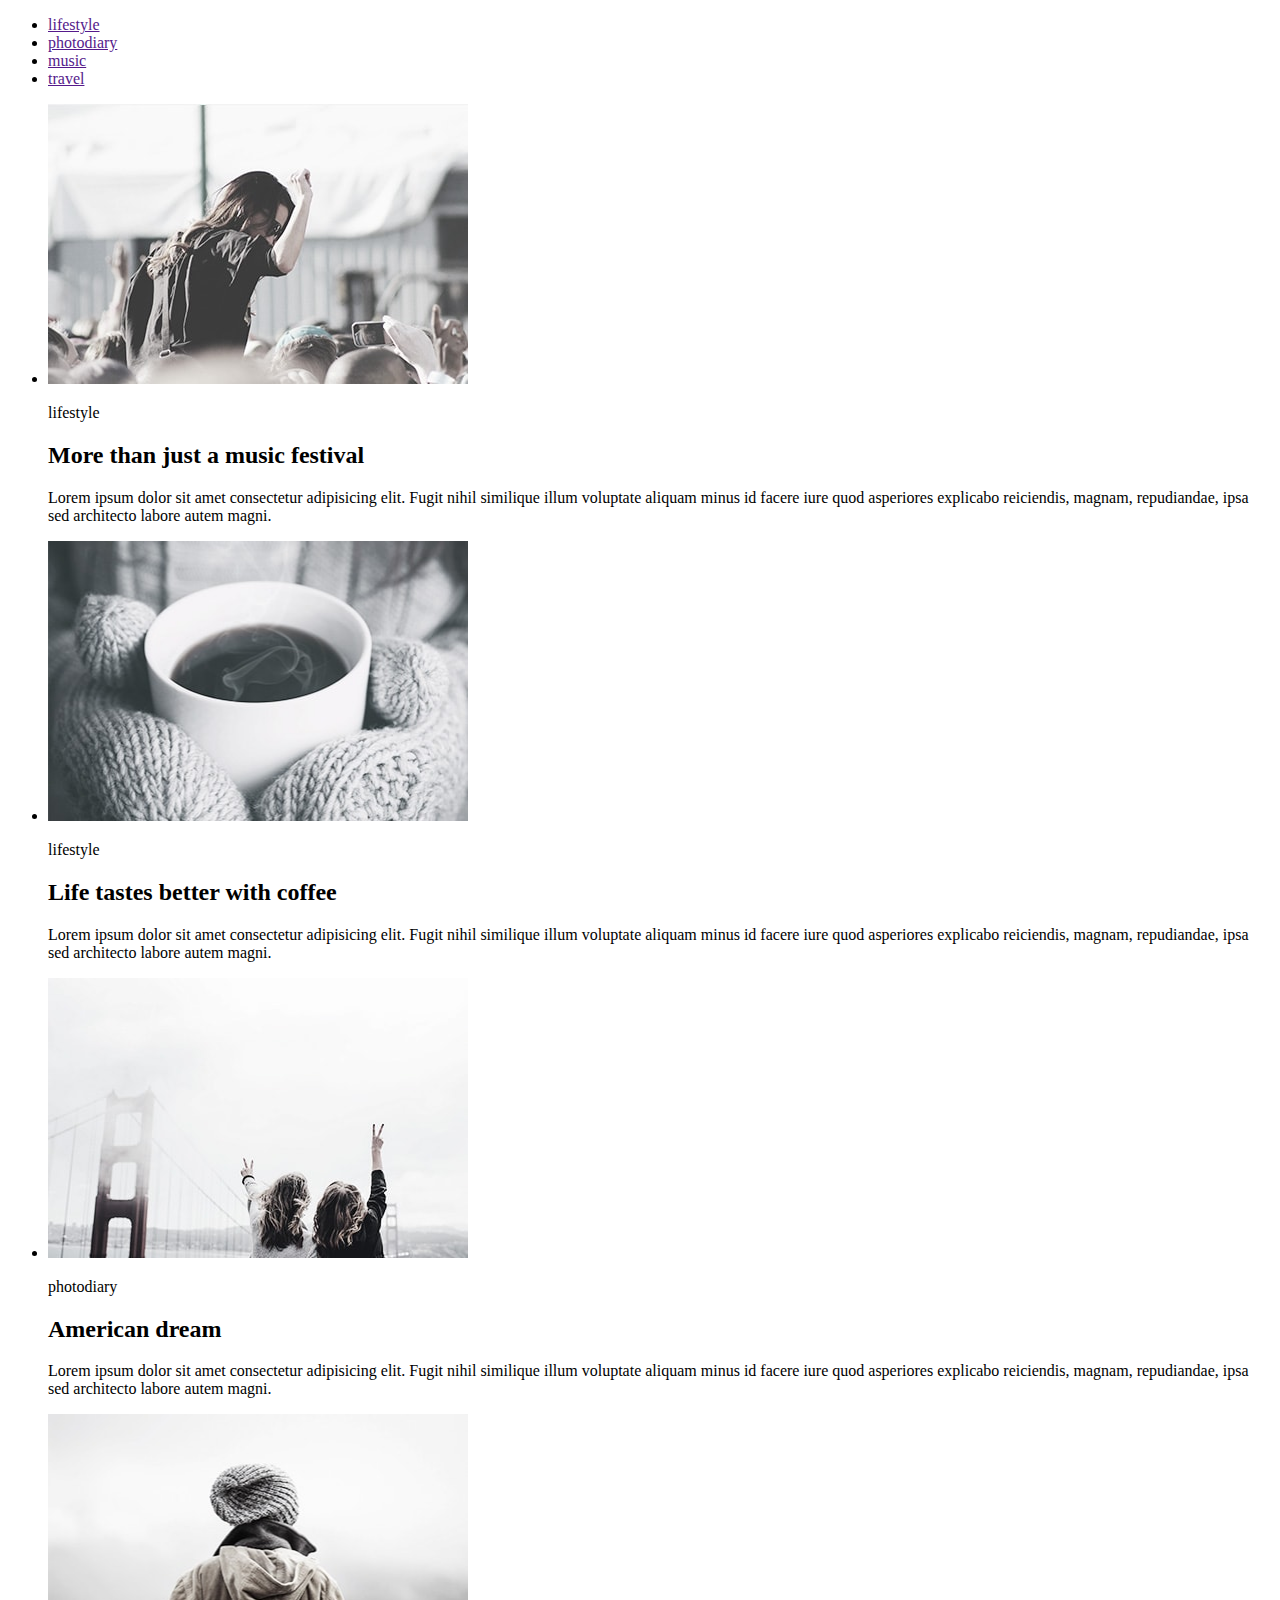
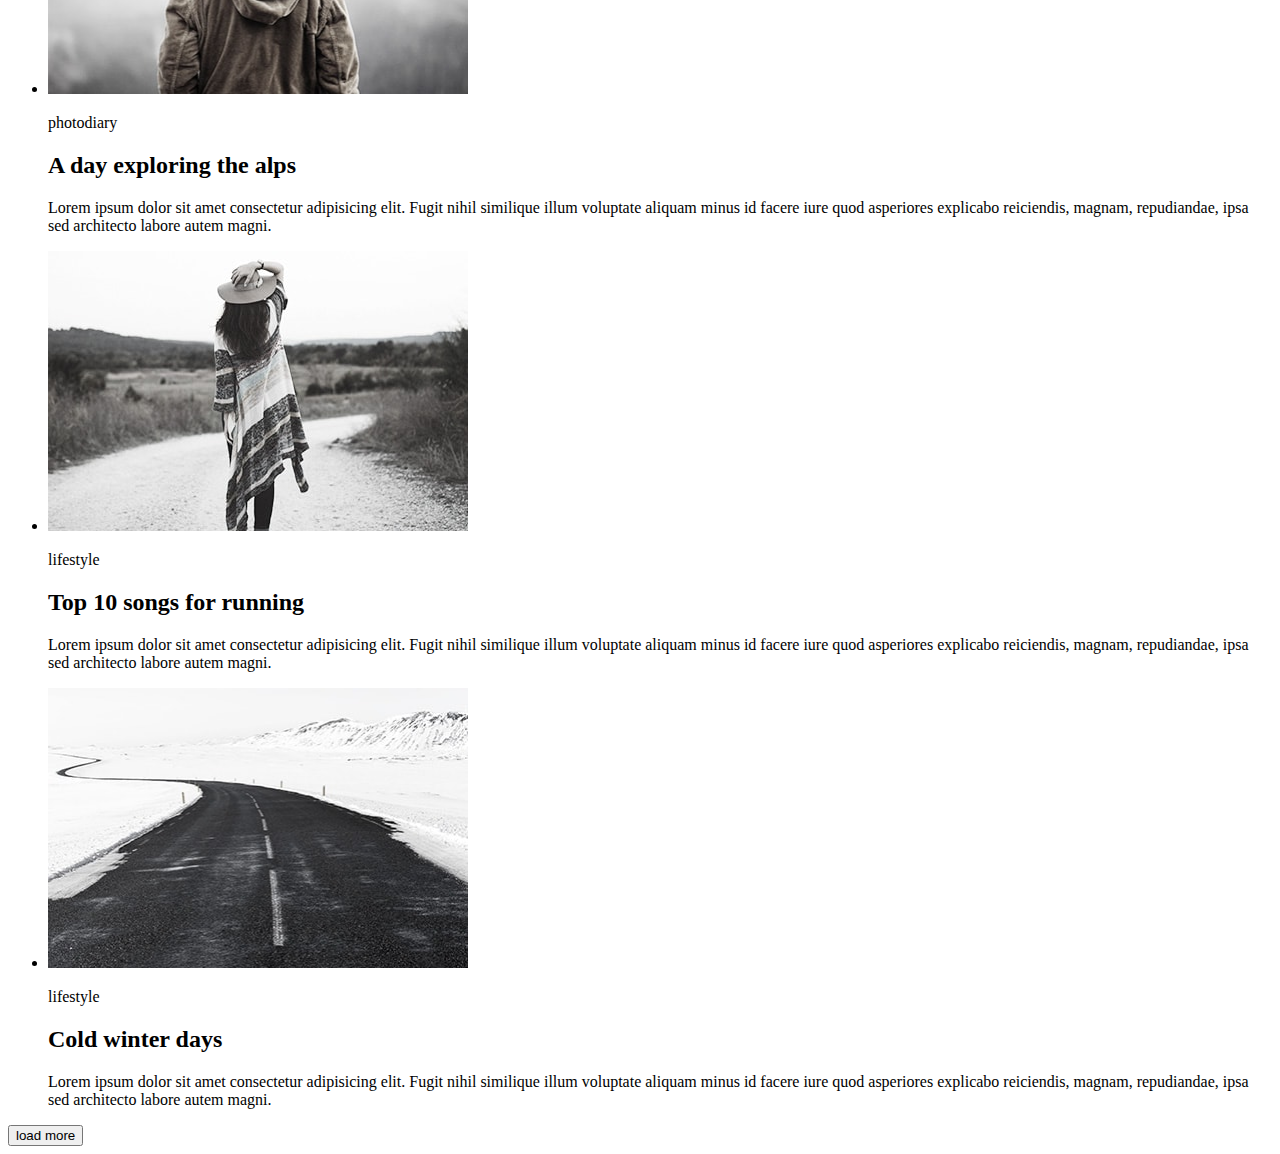
<file: module-1/index.html>
<!DOCTYPE html>
<html lang="en">
<head>
    <meta charset="UTF-8">
    <meta name="viewport" content="width=device-width, initial-scale=1.0">
    <meta http-equiv="X-UA-Compatible" content="ie=edge">
    <title>Document</title>
</head>
<body>
    <header>
        <nav>
            <ul>
                <li><a href="">lifestyle</a></li>
                <li><a href="">photodiary</a></li>
                <li><a href="">music</a></li>
                <li><a href="">travel</a></li>
            </ul>
        </nav>  
    </header>
        <main>
            <section>
                <ul>
                    <li>
                        <a href=""><img src="img/image-1.jpg" alt="" width="420" height="280"></a>
                        <p>lifestyle</p>
                        <h2>More than just a music festival</h2>
                        <p>Lorem ipsum dolor sit amet consectetur adipisicing elit. 
                            Fugit nihil similique illum voluptate aliquam minus id 
                            facere iure quod asperiores explicabo reiciendis, magnam, 
                            repudiandae, ipsa sed architecto labore autem magni.</p>
                    </li>
                </ul>
            </section>
            <section>
                    <ul>
                        <li>
                            <a href=""><img src="img/image-2.jpg" alt="" width="420" height="280"></a>
                            <p>lifestyle</p>
                            <h2>Life tastes better with coffee</h2>
                            <p>Lorem ipsum dolor sit amet consectetur adipisicing elit. 
                                Fugit nihil similique illum voluptate aliquam minus id 
                                facere iure quod asperiores explicabo reiciendis, magnam, 
                                repudiandae, ipsa sed architecto labore autem magni.</p>
                        </li>
                    </ul>
            </section>
            <section>
                    <ul>
                        <li>
                            <a href=""><img src="img/image-3.jpg" alt="" width="420" height="280"></a>
                            <p>photodiary</p>
                            <h2>American dream</h2>
                            <p>Lorem ipsum dolor sit amet consectetur adipisicing elit. 
                                Fugit nihil similique illum voluptate aliquam minus id 
                                facere iure quod asperiores explicabo reiciendis, magnam, 
                                repudiandae, ipsa sed architecto labore autem magni.</p>
                        </li>
                    </ul>
            </section>
            <section>
                <ul>
                    <li>
                        <a href=""><img src="img/image-4.jpg" alt="" width="420" height="280"></a>
                        <p>photodiary</p>
                        <h2>A day exploring the alps</h2>
                        <p>Lorem ipsum dolor sit amet consectetur adipisicing elit. 
                            Fugit nihil similique illum voluptate aliquam minus id 
                            facere iure quod asperiores explicabo reiciendis, magnam, 
                            repudiandae, ipsa sed architecto labore autem magni.</p>
                    </li>
                </ul>
            </section>
            <section>
                <ul>
                    <li>
                        <a href=""><img src="img/image-5.jpg" alt="" width="420" height="280"></a>
                        <p>lifestyle</p>
                        <h2>Top 10 songs for running</h2>
                        <p>Lorem ipsum dolor sit amet consectetur adipisicing elit. 
                            Fugit nihil similique illum voluptate aliquam minus id 
                            facere iure quod asperiores explicabo reiciendis, magnam, 
                            repudiandae, ipsa sed architecto labore autem magni.</p>
                    </li>
                </ul>
            </section>
            <section>
                <ul>
                    <li>
                        <a href=""><img src="img/image-6.jpg" alt="" width="420" height="280"></a>
                        <p>lifestyle</p>
                        <h2>Cold winter days</h2>
                        <p>Lorem ipsum dolor sit amet consectetur adipisicing elit. 
                            Fugit nihil similique illum voluptate aliquam minus id 
                            facere iure quod asperiores explicabo reiciendis, magnam, 
                            repudiandae, ipsa sed architecto labore autem magni.</p>
                    </li>
                </ul>
            </section>
            <button>load more</button>
        </main>   
</body>
</html>
</file>
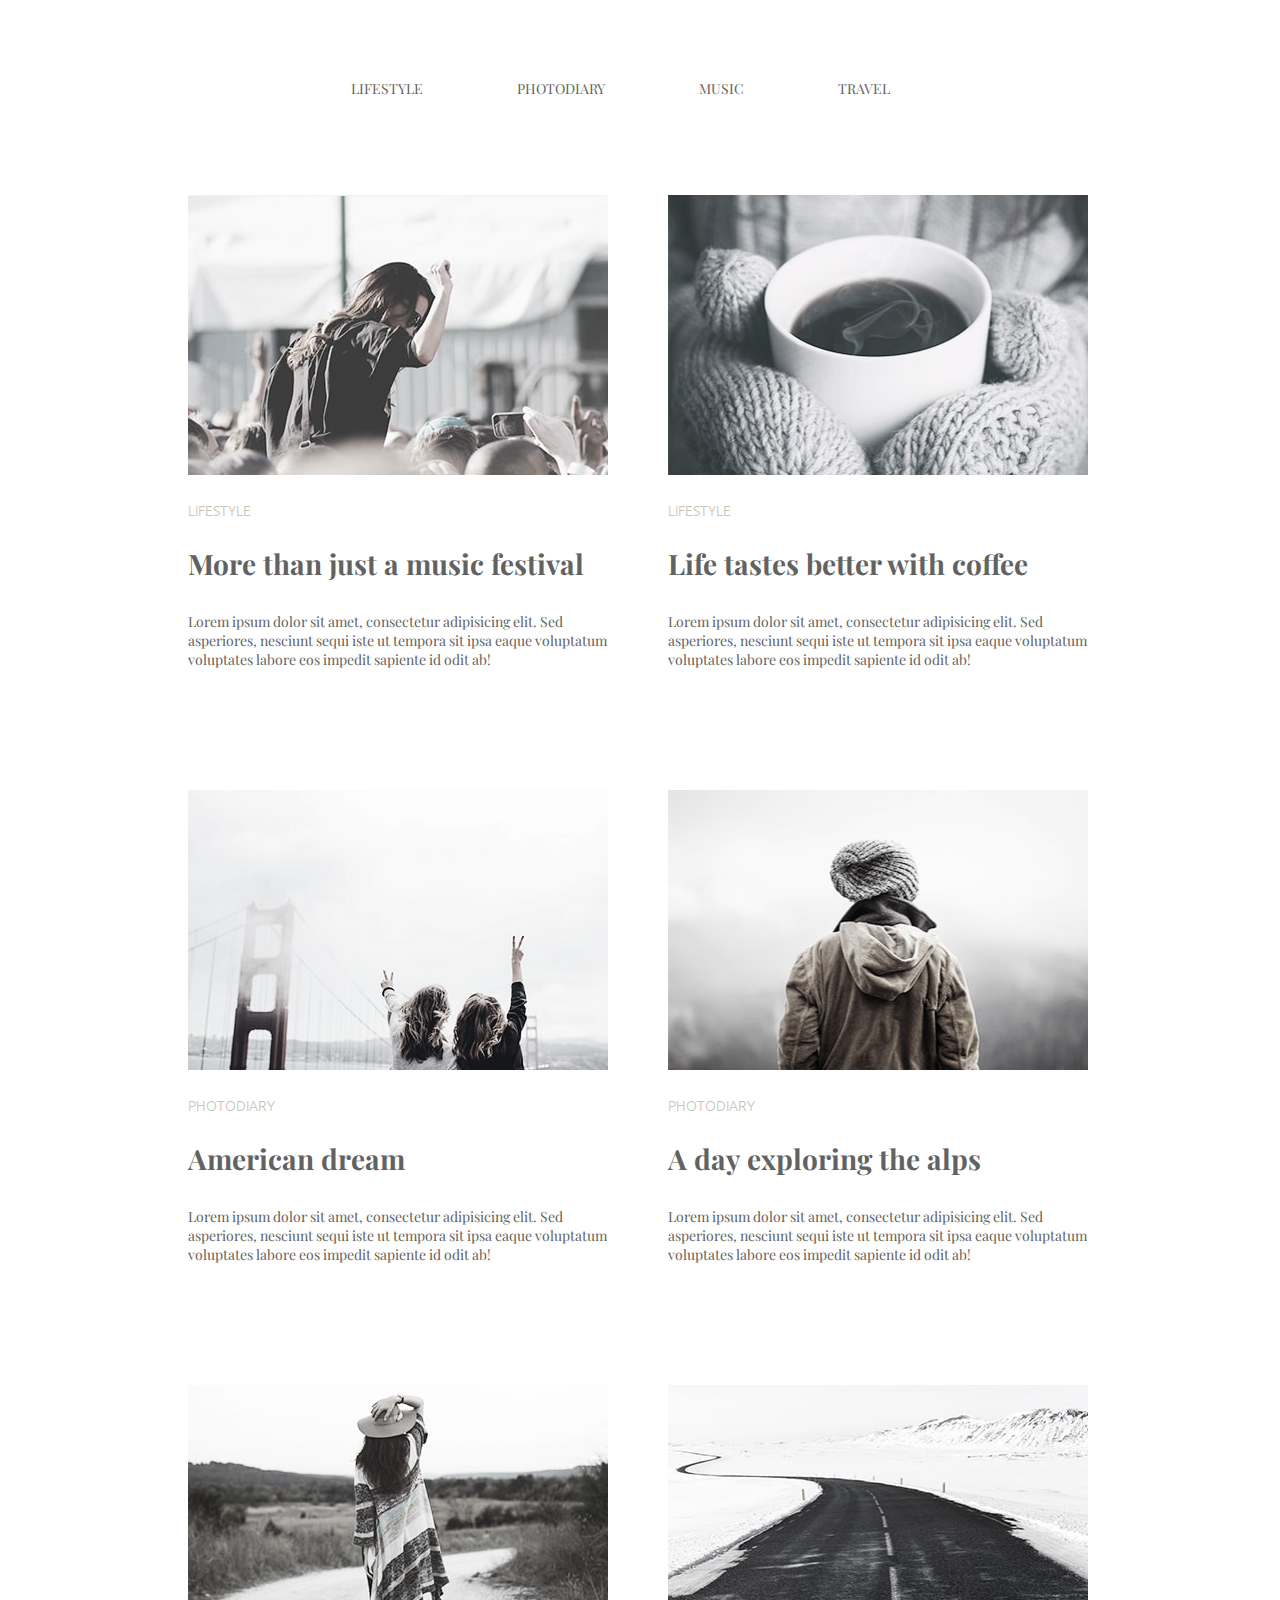
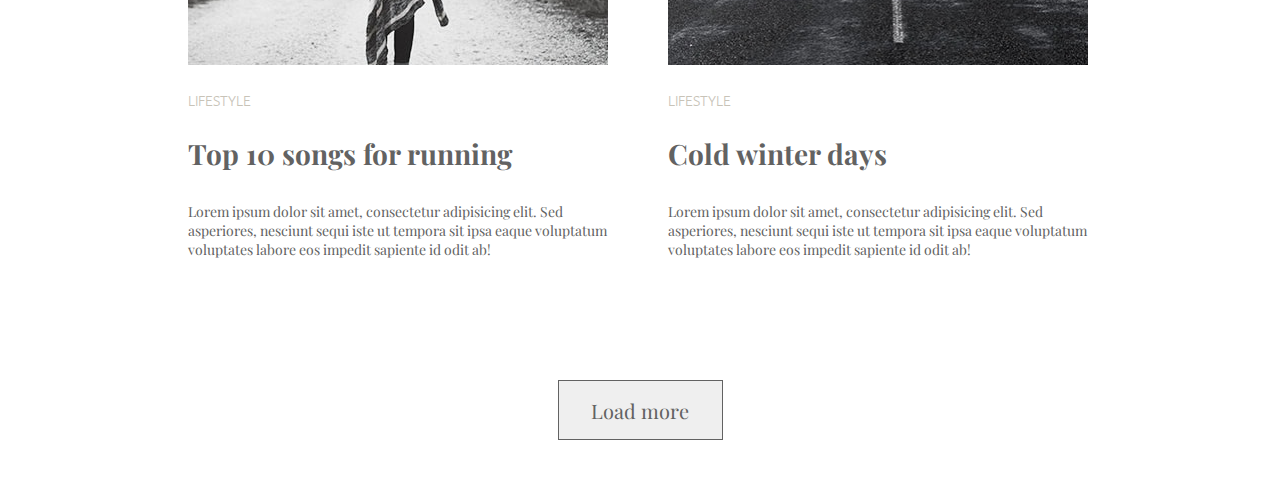
<file: html-css/module-3/index.html>
<!DOCTYPE html>
<html lang="en">
<head>
    <meta charset="UTF-8">
    <meta name="viewport" content="width=device-width, initial-scale=1.0">
    <meta http-equiv="X-UA-Compatible" content="ie=edge">
    <link rel="stylesheet" href="css/style.css">
    <title>Document</title>
</head>
<body>
    <header>
        <nav>
            <ul class="menu">
                <li class="menu__item"><a href="" class="menu_link">LIFESTYLE</a></li>
                <li class="menu__item"><a href="" class="menu_link">PHOTODIARY</a></li>
                <li class="menu__item"><a href="" class="menu_link">MUSIC</a></li>
                <li class="menu__item"><a href="" class="menu_link">TRAVEL</a></li>
            </ul>
        </nav>  
    </header>
        <main>
            <section class="article__box">
                <ul>
                    <li>
                        <a href="" class="pic__item"><img src="img/image-1.jpg" alt="" width="420" height="280"></a>
                        <p class="pic__ref"> LIFESTYLE</p>
                        <h2>More than just a music festival</h2>
                        <p>Lorem ipsum dolor sit amet, consectetur adipisicing elit. 
                            Sed asperiores, nesciunt sequi iste ut tempora sit ipsa
                            eaque voluptatum voluptates labore eos impedit sapiente
                            id odit ab!</p>
                    </li>
                </ul>
            </section>
            <section class="article__box">
                    <ul>
                        <li>
                            <a href="" class="pic__item"><img src="img/image-2.jpg" alt="" width="420" height="280"></a>
                            <p class="pic__ref">LIFESTYLE</p>
                            <h2>Life tastes better with coffee</h2>
                            <p>Lorem ipsum dolor sit amet, consectetur adipisicing elit. 
                                Sed asperiores, nesciunt sequi iste ut tempora sit ipsa
                                eaque voluptatum voluptates labore eos impedit sapiente
                                id odit ab!</p>
                        </li>
                    </ul>
            </section>
            <section class="article__box">
                    <ul>
                        <li>
                            <a href="" class="pic__item"><img src="img/image-3.jpg" alt="" width="420" height="280"></a>
                            <p class="pic__ref">PHOTODIARY</p>
                            <h2>American dream</h2>
                            <p>Lorem ipsum dolor sit amet, consectetur adipisicing elit. 
                                Sed asperiores, nesciunt sequi iste ut tempora sit ipsa
                                eaque voluptatum voluptates labore eos impedit sapiente
                                id odit ab!</p>
                        </li>
                    </ul>
            </section>
            <section class="article__box">
                <ul>
                    <li>
                        <a href="" class="pic__item"><img src="img/image-4.jpg" alt="" width="420" height="280"></a>
                        <p class="pic__ref">PHOTODIARY</p>
                        <h2>A day exploring the alps</h2>
                        <p>Lorem ipsum dolor sit amet, consectetur adipisicing elit. 
                            Sed asperiores, nesciunt sequi iste ut tempora sit ipsa
                            eaque voluptatum voluptates labore eos impedit sapiente
                            id odit ab!</p>
                    </li>
                </ul>
            </section>
            <section class="article__box">
                <ul>
                    <li>
                        <a href="" class="pic__item"><img src="img/image-5.jpg" alt="" width="420" height="280"></a>
                        <p class="pic__ref">LIFESTYLE</p>
                        <h2>Top 10 songs for running</h2>
                        <p>Lorem ipsum dolor sit amet, consectetur adipisicing elit. 
                            Sed asperiores, nesciunt sequi iste ut tempora sit ipsa
                            eaque voluptatum voluptates labore eos impedit sapiente
                            id odit ab!</p>
                    </li>
                </ul>
            </section>
            <section class="article__box">
                <ul>
                    <li>
                        <a href="" class="pic__item"><img src="img/image-6.jpg" alt="" width="420" height="280"></a>
                        <p class="pic__ref">LIFESTYLE</p>
                        <h2>Cold winter days</h2>
                        <p>Lorem ipsum dolor sit amet, consectetur adipisicing elit. 
                            Sed asperiores, nesciunt sequi iste ut tempora sit ipsa
                            eaque voluptatum voluptates labore eos impedit sapiente
                            id odit ab!</p>
                    </li>
                </ul>
            </section>
            <button class="load">Load more</button>
        </main>   
</body>
</html>
</file>
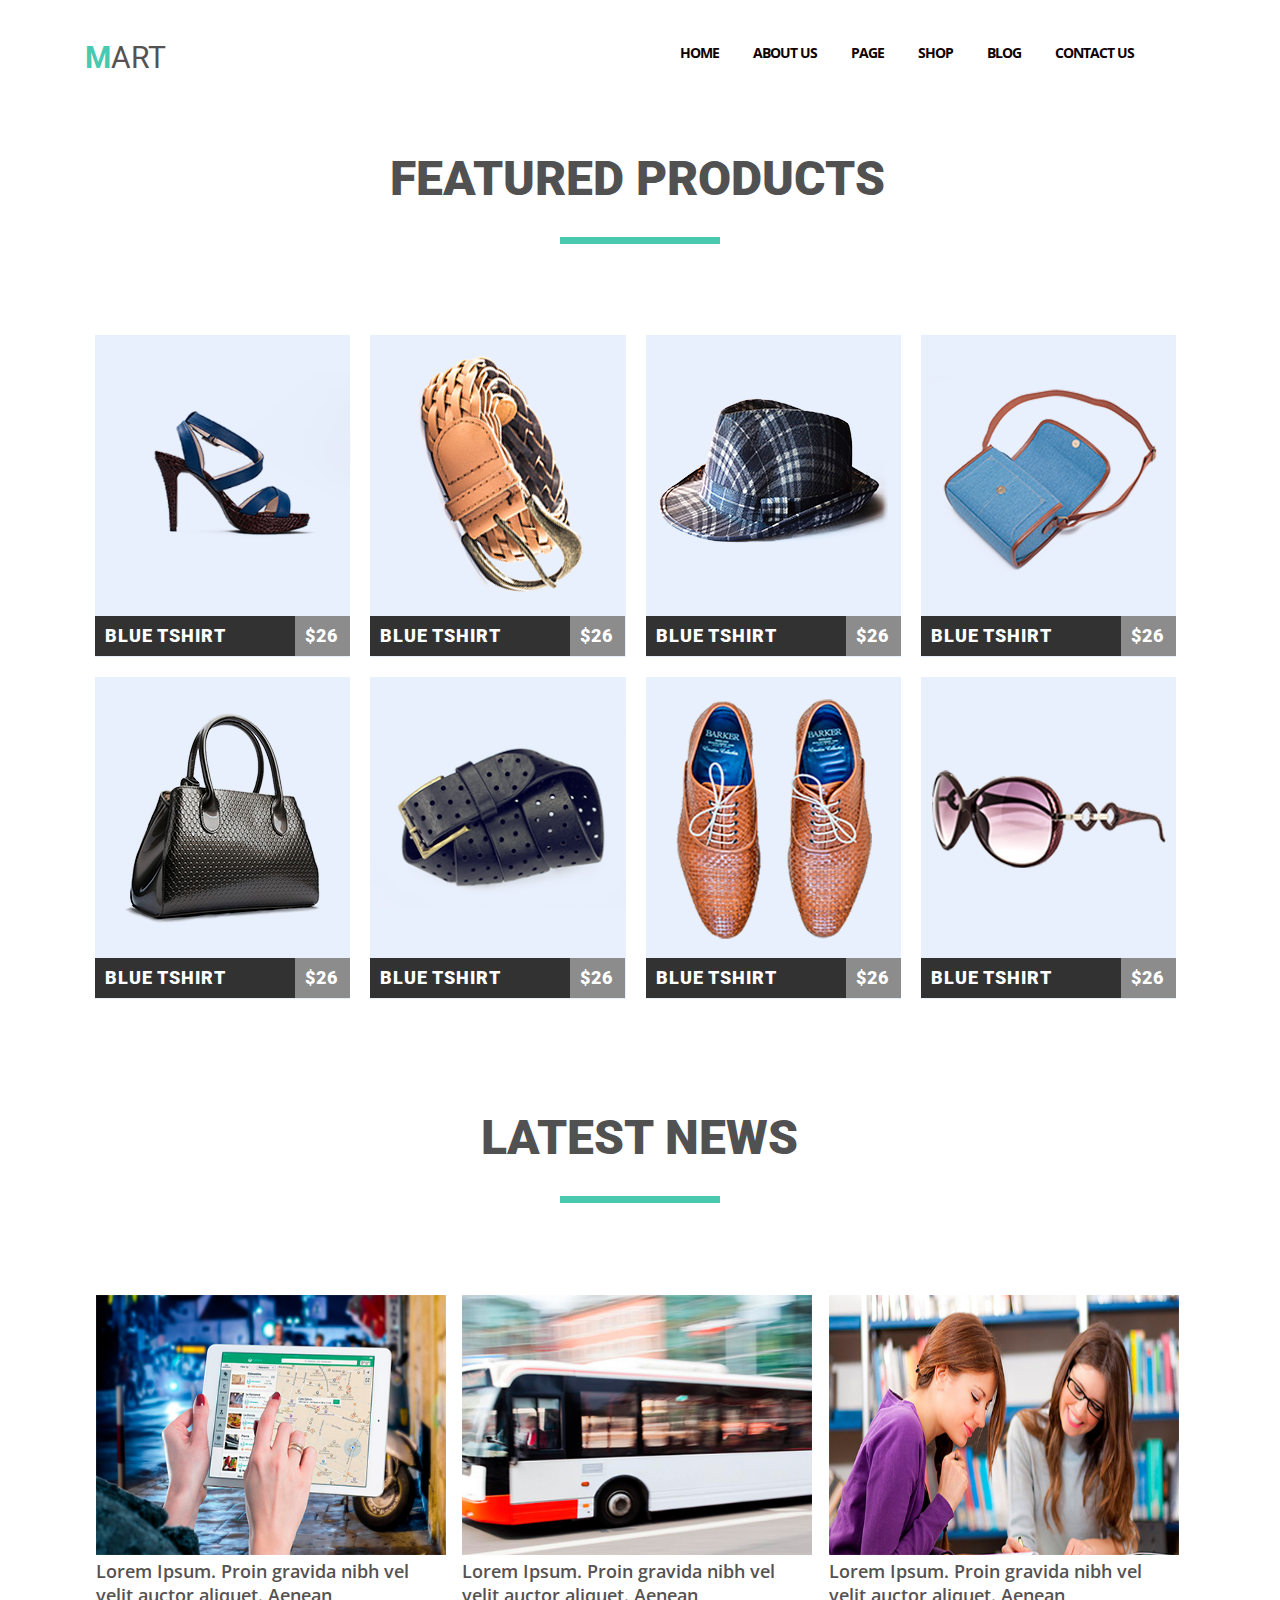
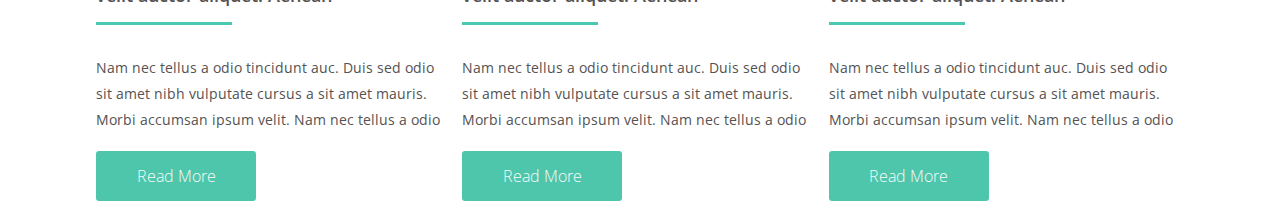
<file: html-css/module-4/index.html>
<!DOCTYPE html>
<html lang="en">
<head>
    <meta charset="UTF-8">
    <meta name="viewport" content="width=device-width, initial-scale=1.0">
    <meta http-equiv="X-UA-Compatible" content="ie=edge">
    <link rel="stylesheet" href="css/style.css">
    <title>Document</title>
</head>
<body>
    <div class="wrapper">
        <header>
            <div class="logo"><a href="" class="logo_link">MART</a></div>
            <nav>
                <ul class="menu">
                    <li class="menu__item"><a href="" class="menu_link">HOME</a></li>
                    <li class="menu__item"><a href="" class="menu_link">ABOUT US</a></li>
                    <li class="menu__item"><a href="" class="menu_link">PAGE</a></li>
                    <li class="menu__item"><a href="" class="menu_link">SHOP</a></li>
                    <li class="menu__item"><a href="" class="menu_link">BLOG</a></li>
                    <li class="menu__item"><a href="" class="menu_link">CONTACT US</a></li>
                </ul>
            </nav>
        </header>
        <main>    
            <section class="products">
                <div class="p_container">
                    <h2 class="feature_products  section_name">FEATURED PRODUCTS</h2>
                </div>
                <div class="products__item">
                    <a href="" class="img_click">
                            <div class="img_container">
                                <img class="product_img" src="img/product1.png" alt="">
                            </div>
                        <div class="bottom_line">
                              <p class="p_name">BLUE TSHIRT</p>
                              <p class="p_price">$26</p>
                        </div>
                    </a>                                  
                </div>
                <div class="products__item">
                    <a href="" class="img_click">
                            <div class="img_container">
                                 <img class="product_img" src="img/product2.png" alt="">
                             </div>                         
                            <div class="bottom_line">
                              <p class="p_name">BLUE TSHIRT</p>
                              <p class="p_price">$26</p>
                            </div>
                        </a>                 
                    </div>
                <div class="products__item">
                    <a href="" class="img_click">
                            <div class="img_container">
                                <img class="product_img" src="img/product9.png" alt="">
                            </div>
                            <div class="bottom_line">
                              <p class="p_name">BLUE TSHIRT</p>
                              <p class="p_price">$26</p>
                            </div>
                    </a>                 
                </div>
                <div class="products__item">
                    <a href="" class="img_click">
                            <div class="img_container">
                                <img class="product_img" src="img/product4.png" alt="">
                            </div>                         
                            <div class="bottom_line">
                              <p class="p_name">BLUE TSHIRT</p>
                              <p class="p_price">$26</p>
                            </div>
                        </a>                 
                </div>
                <div class="products__item">
                    <a href="" class="img_click">
                            <div class="img_container">
                                <img class="product_img" src="img/product3.png" alt="">
                            </div>     
                            <div class="bottom_line">
                              <p class="p_name">BLUE TSHIRT</p>
                              <p class="p_price">$26</p>
                            </div>
                        </a>                 
                </div>
                <div class="products__item">
                    <a href="" class="img_click">
                            <div class="img_container">
                                <img class="product_img" src="img/product5.png" alt="">
                            </div>     
                            <div class="bottom_line">
                              <p class="p_name">BLUE TSHIRT</p>
                              <p class="p_price">$26</p>
                            </div>
                        </a>                 
                </div>
                <div class="products__item">
                    <a href="" class="img_click">
                            <div class="img_container">
                                <img class="product_img" src="img/product6.png" alt="">
                            </div>            
                            <div class="bottom_line">
                              <p class="p_name">BLUE TSHIRT</p>
                              <p class="p_price">$26</p>
                            </div>
                        </a>                 
                </div>
                <div class="products__item">
                    <a href="" class="img_click">
                        <div class="img_container">
                            <img class="product_img" src="img/product8.png" alt="">
                        </div>                
                            <!-- <div class="bottom_line"> -->
                              <p class="p_name">BLUE TSHIRT</p>
                              <p class="p_price">$26</p>
                            <!-- </div> -->
                        </a>                 
                </div>
            </section>
            <section class="news_section">
                <div class="p_container">
                    <h2 class="news  section_name">LATEST NEWS</h2>
                </div>
                <div class="news__item">
                    <img class="img_news" src="img/ipad-632394_960_720.jpg" alt="">
                    <p class="img_title">Lorem Ipsum. Proin gravida nibh vel velit 
                    auctor aliquet. Aenean </p>
                    <span class="img_article">Nam nec tellus a odio tincidunt auc. Duis sed odio sit amet 
                        nibh vulputate cursus a sit amet mauris. Morbi accumsan ipsum velit. 
                        Nam nec tellus a odio tincidunt auctor a ornare </span>
                        <button class="img_button">Read More</button>
                </div>
                <div class="news__item">
                    <img class="img_news" src="img/product-img-5.jpg" alt="">
                    <p class="img_title">Lorem Ipsum. Proin gravida nibh vel velit 
                            auctor aliquet. Aenean </p>
                            <span class="img_article">Nam nec tellus a odio tincidunt auc. Duis sed odio sit amet 
                                nibh vulputate cursus a sit amet mauris. Morbi accumsan ipsum velit. 
                                Nam nec tellus a odio tincidunt auctor a ornare </span>
                                <button class="img_button">Read More</button>
                </div>
                <div class="news__item">
                    <img src="img/slide1.jpg" alt="" class="img_news">
                    <p class="img_title">Lorem Ipsum. Proin gravida nibh vel velit 
                            auctor aliquet. Aenean </p>
                            <span class="img_article">Nam nec tellus a odio tincidunt auc. Duis sed odio sit amet 
                                nibh vulputate cursus a sit amet mauris. Morbi accumsan ipsum velit. 
                                Nam nec tellus a odio tincidunt auctor a ornare </span>
                                <button class="img_button">Read More</button>
                </div>

            </section>  

        </main>
    </div>
</body>
</html>
</file>
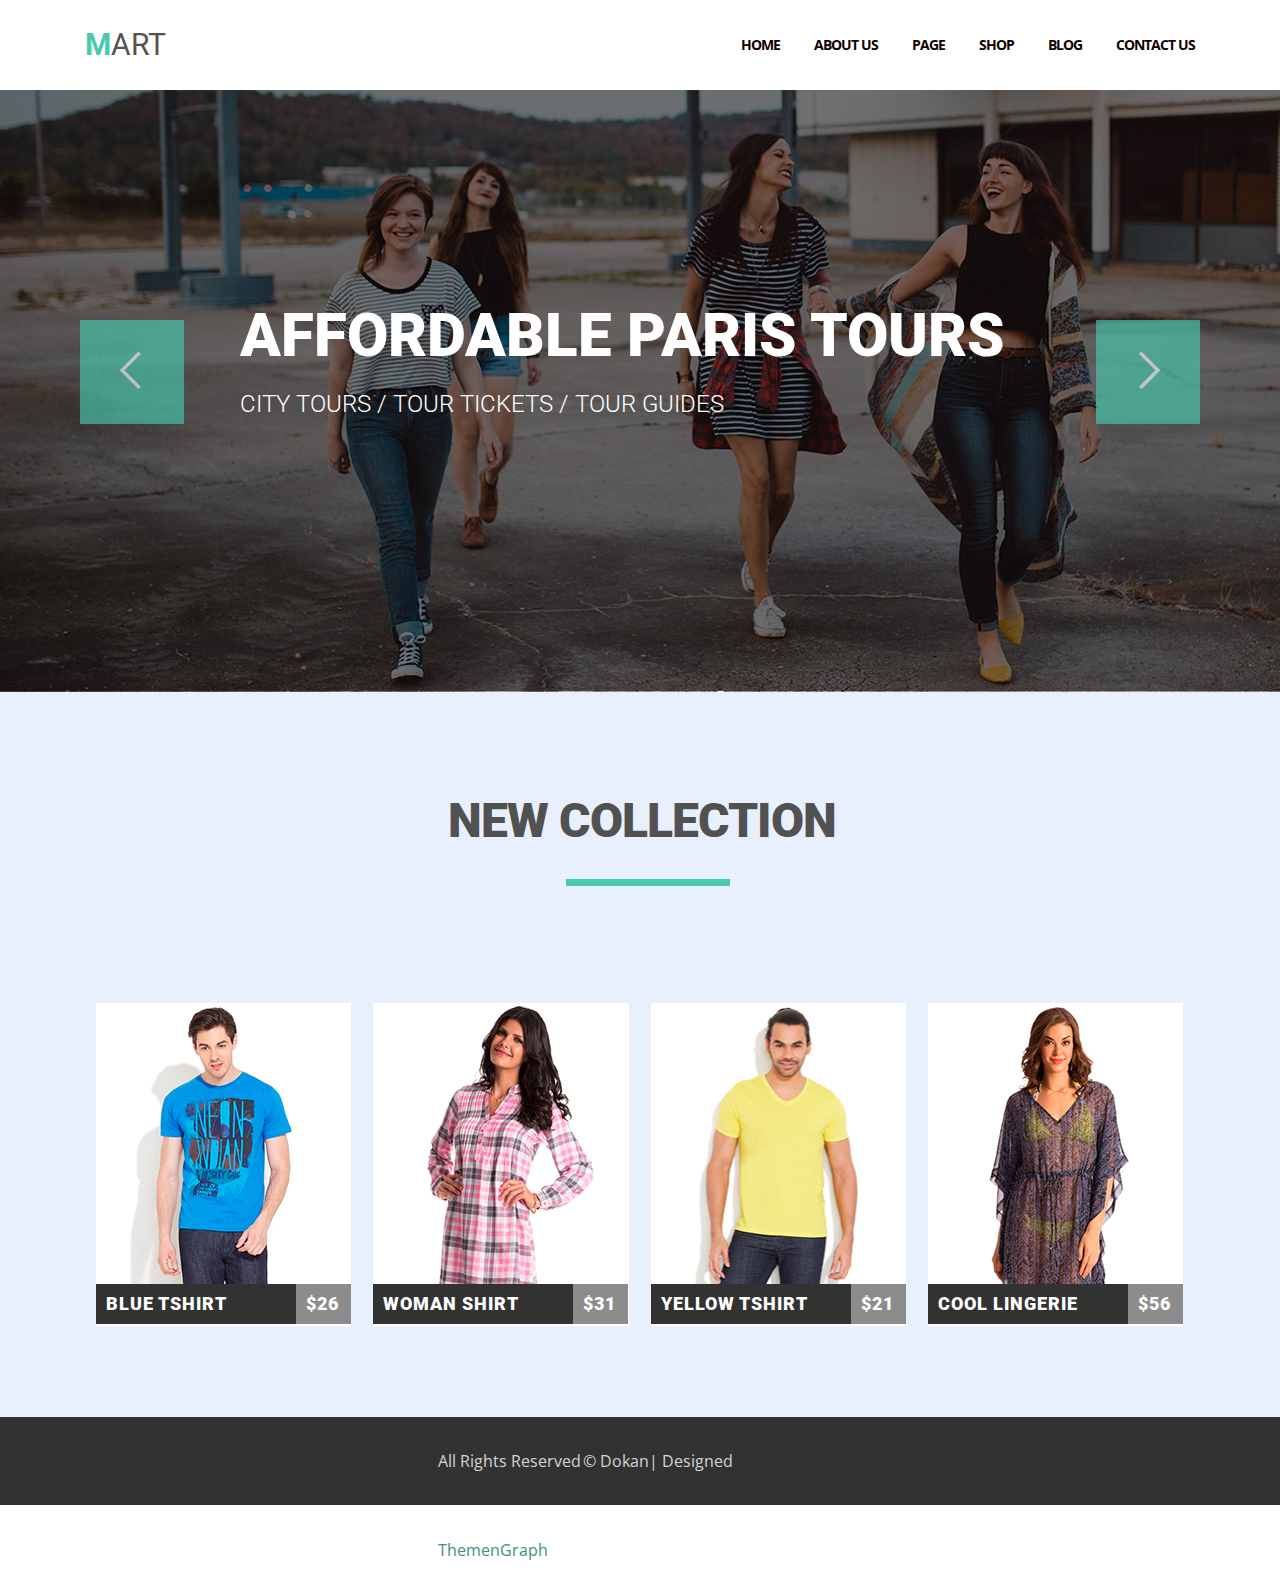
<file: html-css/module-5/index.html>
<!DOCTYPE html>
<html lang="en">
<head>
    <meta charset="UTF-8">
    <meta name="viewport" content="width=device-width, initial-scale=1.0">
    <meta http-equiv="X-UA-Compatible" content="ie=edge">
    <link rel="stylesheet" href="css/style.css">
    <link rel="stylesheet" href="pe-icon-7-stroke/css/pe-icon-7-stroke.css">
    <title>Document</title>
</head>
<body>
    <header>
        <div class="logo"><a href="" class="logo_link">MART</a></div>
        <nav>
            <ul class="menu">
                <li class="menu__item"><a href="" class="menu_link">HOME</a></li>
                <li class="menu__item"><a href="" class="menu_link">ABOUT US</a></li>
                <li class="menu__item"><a href="" class="menu_link">PAGE</a></li>
                <li class="menu__item"><a href="" class="menu_link">SHOP</a></li>
                <li class="menu__item"><a href="" class="menu_link">BLOG</a></li>
                <li class="menu__item"><a href="" class="menu_link">CONTACT US</a></li>
            </ul>
        </nav>
    </header>
    <main>
    <section class="slider">
        <div class="sl_center">
            <button class="sl_button b_left"><span class="pe-7s-angle-left"></span></button>
            <div class="sl_title">
                <h2>AFFORDABLE PARIS TOURS</h2>
                <h3>CITY TOURS / TOUR TICKETS / TOUR GUIDES</h3>
            </div>
            <button class="sl_button b_right"><span class="pe-7s-angle-right"></span></button>
        </div>
    </section>
    <section class="products">
        <div class="p_container">
        <h2 class="feature_products  section_name">NEW COLLECTION</h2>
            </div>
        <section class="pr_items"> 
            <div class="products__item">
                <div class="img_click">
                    <div class="img_container img_1">
                        <div class="item_hover">
                            <div class="buttons_wrapper">  
                                <button class="like b_hover"> <span class="pe-7s-like"></span></button>
                                <button class="shuffle b_hover"><span class="pe-7s-shuffle"></span></button>
                                <button class="clock b_hover"><span class="pe-7s-clock"></span></button>
                                <button class="cart b_hover"> <span class="pe-7s-cart text1"></span><span class="text2"> ADD TO CART</span></button>
                            </div>   
                        </div>
                    </div>
                    <div class="bottom_line">
                        <p class="p_name">BLUE TSHIRT</p>
                        <p class="p_price">$26</p>
                    </div>
                </div>                                  
            </div>
            <div class="products__item">
                <a href="" class="img_click">
                    <div class="img_container img_2">
                            <div class="item_hover">
                                 <div class="buttons_wrapper">  
                                     <button class="like b_hover"> <span class="pe-7s-like"></span></button>
                                    <button class="shuffle b_hover"><span class="pe-7s-shuffle"></span></button>
                                     <button class="clock b_hover"><span class="pe-7s-clock"></span></button>
                                     <button class="cart b_hover"> <span class="pe-7s-cart text1"></span><span class="text2"> ADD TO CART</span></button>
                                 </div>   
                             </div>
                    </div>                         
                    <div class="bottom_line">
                        <p class="p_name">WOMAN SHIRT</p>
                        <p class="p_price">$31</p>
                    </div>
                </a>                 
            </div>
            <div class="products__item">
                <a href="" class="img_click">
                    <div class="img_container img_3">
                            <div class="item_hover">
                                <div class="buttons_wrapper">  
                                    <button class="like b_hover"> <span class="pe-7s-like"></span></button>
                                    <button class="shuffle b_hover"><span class="pe-7s-shuffle"></span></button>
                                    <button class="clock b_hover"><span class="pe-7s-clock"></span></button>
                                    <button class="cart b_hover"> <span class="pe-7s-cart text1"></span><span class="text2"> ADD TO CART</span></button>
                                </div>   
                                </div>
                    </div>
                    <div class="bottom_line">
                        <p class="p_name">YELLOW TSHIRT</p>
                        <p class="p_price">$21</p>
                    </div>
                </a>                 
            </div>
            <div class="products__item">
                <a href="" class="img_click">
                    <div class="img_container img_4">
                            <div class="item_hover">
                                <div class="buttons_wrapper">  
                                    <button class="like b_hover"> <span class="pe-7s-like"></span></button>
                                    <button class="shuffle b_hover"><span class="pe-7s-shuffle"></span></button>
                                    <button class="clock b_hover"><span class="pe-7s-clock"></span></button>
                                    <button class="cart b_hover"> <span class="pe-7s-cart text1"></span><span class="text2"> ADD TO CART</span></button>
                                </div>   
                            </div>
                    </div>                         
                    <div class="bottom_line">
                        <p class="p_name">COOL LINGERIE</p>
                        <p class="p_price">$56</p>
                    </div>
                </a>                 
            </div>
        </section>      
    </section> 
    </main>  
    <footer>
        <div class="f_wrapper">  
            <p class="sign1 f_text">All Rights Reserved</p>
            <p class="sign2 f_text">Dokan</p>
            <p class="sign3 f_text">Designed</p>
            <a class="sign4 f_text" href="">ThemenGraph</a>
        </div>  

    </footer>
</file>
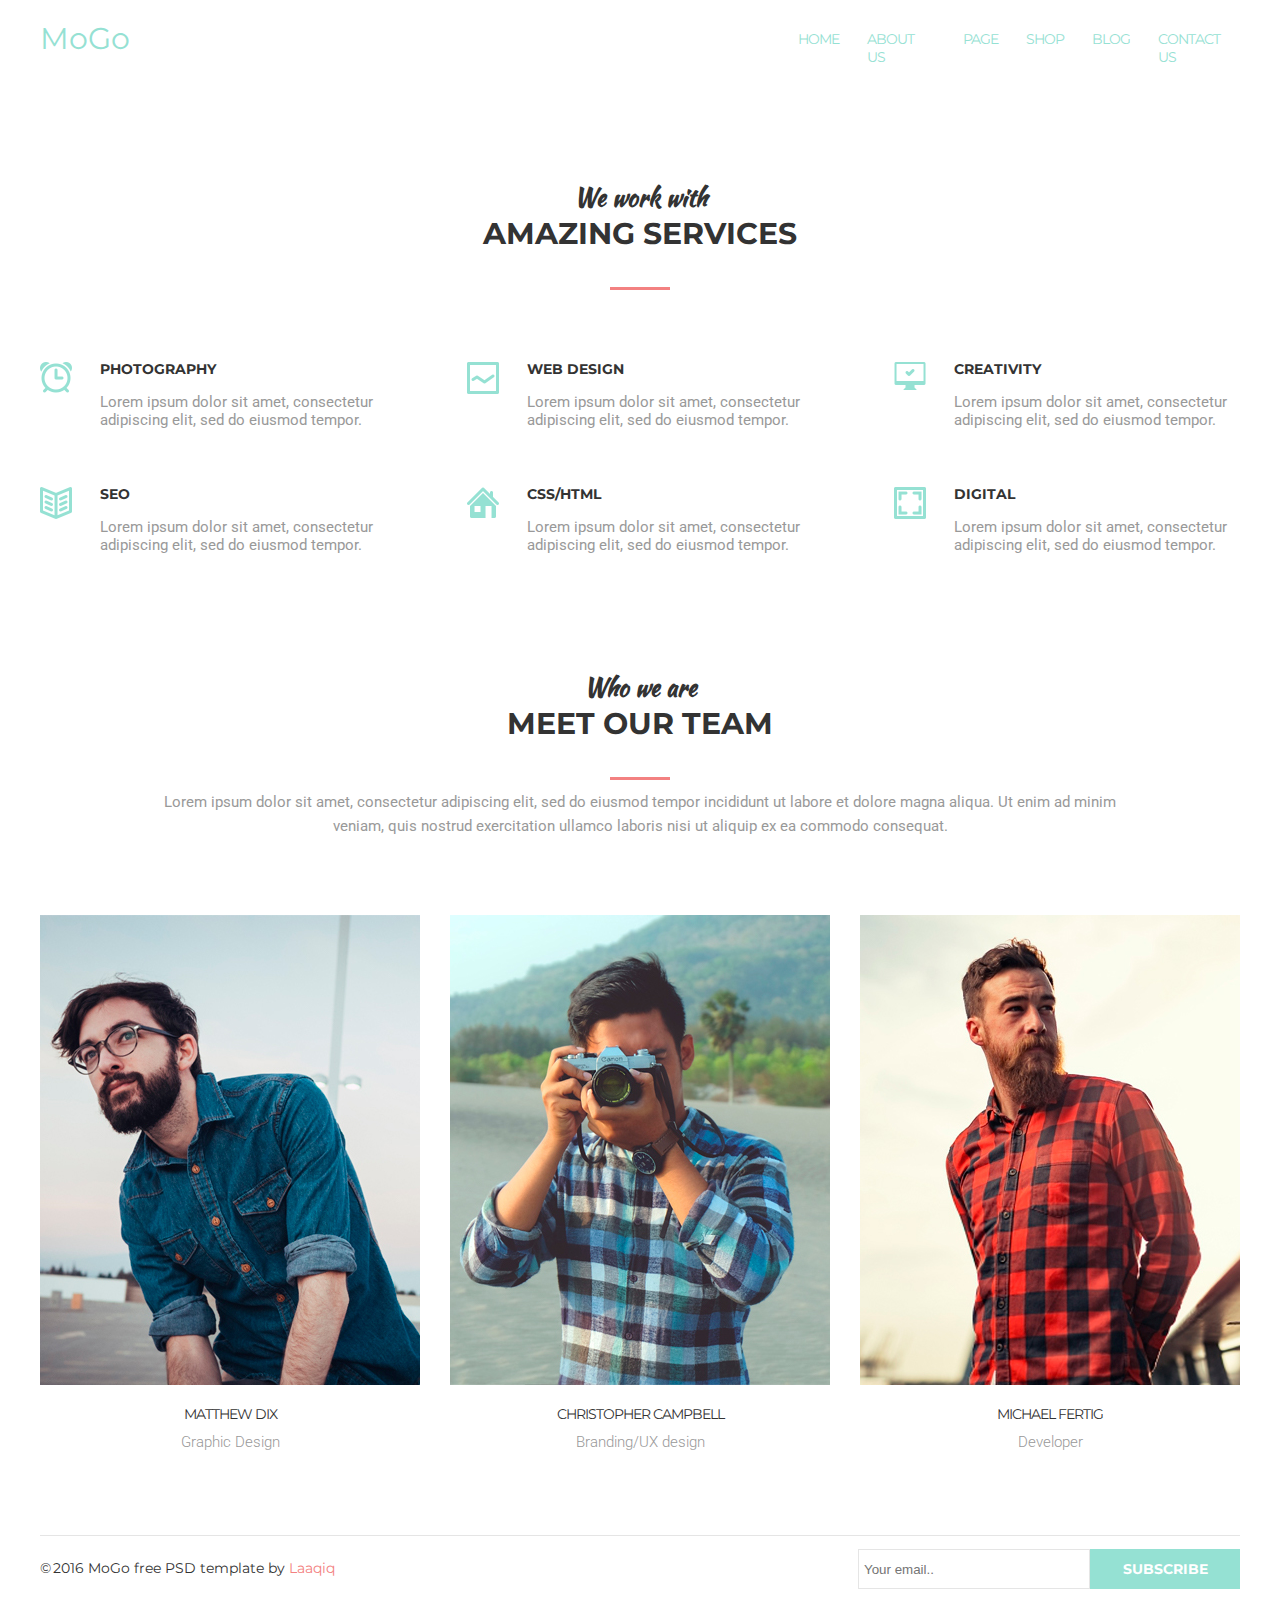
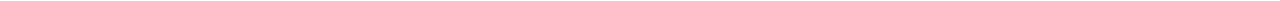
<file: html-css/module-6/index.html>
<!DOCTYPE html>
<html lang="en">
<head>
    <meta charset="UTF-8">
    <meta name="viewport" content="width=device-width, initial-scale=1.0">
    <meta http-equiv="X-UA-Compatible" content="ie=edge">
    <link rel="stylesheet" href="css/style.css">
    <title>Document</title>
</head>
<body>
    <header>
        <div class="logo"><a href="" class="logo_link">MoGo</a></div>
        <nav>
            <ul class="menu">
                <li class="menu__item"><a href="" class="menu_link">HOME</a></li>
                <li class="menu__item"><a href="" class="menu_link">ABOUT US</a></li>
                <li class="menu__item"><a href="" class="menu_link">PAGE</a></li>
                <li class="menu__item"><a href="" class="menu_link">SHOP</a></li>
                <li class="menu__item"><a href="" class="menu_link">BLOG</a></li>
                <li class="menu__item"><a href="" class="menu_link">CONTACT US</a></li>
            </ul>
        </nav>
    </header>
    <main>
        <section class="serv">
        <div class="section_title title1">
            <h2>We work with</h2>
            <h2>AMAZING SERVICES</h2>
        </div>
        <div class="section_services">
            <div class="services alarm">
                <h4>PHOTOGRAPHY</h4>
                <span>Lorem ipsum dolor sit amet, consectetur adipiscing elit, sed do eiusmod tempor.</span>
            </div>
            <div class="services graph">
                <h4>WEB DESIGN</h4>
                <span>Lorem ipsum dolor sit amet, consectetur adipiscing elit, sed do eiusmod tempor.</span>
            </div>
            <div class="services comp">
                <h4>CREATIVITY</h4>
                <span>Lorem ipsum dolor sit amet, consectetur adipiscing elit, sed do eiusmod tempor.</span>
            </div>
            <div class="services book">
                <h4>SEO</h4>
                <span>Lorem ipsum dolor sit amet, consectetur adipiscing elit, sed do eiusmod tempor.</span>
            </div>
            <div class="services home">
                <h4>CSS/HTML</h4>
                <span>Lorem ipsum dolor sit amet, consectetur adipiscing elit, sed do eiusmod tempor.</span>
            </div>
            <div class="services image">
                <h4>DIGITAL</h4>
                <span>Lorem ipsum dolor sit amet, consectetur adipiscing elit, sed do eiusmod tempor.</span>
            </div>
        </div>
        </section>
        <section class="our_team">
        <div class="section_title title2">
        <h2>Who we are</h2>
        <h2>MEET OUR TEAM</h2>
        </div>
        <p class="p_team">Lorem ipsum dolor sit amet, consectetur adipiscing elit, 
            sed do eiusmod tempor incididunt ut labore et dolore magna aliqua.
             Ut enim ad minim veniam, quis nostrud exercitation ullamco laboris nisi 
             ut aliquip ex ea commodo consequat. </p>
        <div class="team">
            <div class="team_item">
                <figure class="team_image memb1">
                    <img src="img/memb1.jpg" alt="">
                    <div class="hover">
                        <div class="buttons">
                            <a class="but facebook" href=""></a>
                            <a class="but twitter" href=""></a>
                            <a class="but pinterest" href=""></a>
                            <a href="" class="but instagram"></a>
                        </div>
                    </div>
                </figure>
                                <figcaption class="titles">
                                    <p class="team_name">MATTHEW DIX</p>
                                    <p class="team_position">Graphic Design</p>
                                </figcaption> 
            </div>
            <div class="team_item">
                <figure class="team_image memb2">
                    <img src="img/memb2.jpg" alt="">
                    <div class="hover">
                        <div class="buttons">
                            <a class="but facebook" href=""></a>
                            <a class="but twitter" href=""></a>
                            <a class="but pinterest" href=""></a>
                            <a href="" class="but instagram"></a>
                        </div>
                    </div>
                </figure>
                        <figcaption class="titles">
                            <p class="team_name">CHRISTOPHER CAMPBELL</p>
                            <p class="team_position">Branding/UX design</p>
                        </figcaption> 
            </div>
            <div class="team_item">
                <figure class="team_image memb3">
                    <img src="img/memb3.jpg" alt="">
                    <div class="hover">
                        <div class="buttons">
                            <a class="but facebook" href=""></a>
                            <a class="but twitter" href=""></a>
                            <a class="but pinterest" href=""></a>
                            <a href="" class="but instagram"></a>
                        </div>
                    </div>
                </figure>
                        <figcaption class="titles">
                            <p class="team_name">MICHAEL FERTIG</p>
                            <p class="team_position">Developer</p>
                        </figcaption>   
            </div>          
        </div>
        </section>
    </main>
    <footer>
        <div class="company">
            <p class="company_auth">2016 MoGo free PSD template by <a href="">Laaqiq</a></p>
        </div>
        <div class="subscription">
            <form action="#">
                <input class="subs_form" type="email" id="email" name="email" placeholder="Your email.." required>
                <button>SUBSCRIBE</button>
            </form>
        </div>
    </footer>
</file>
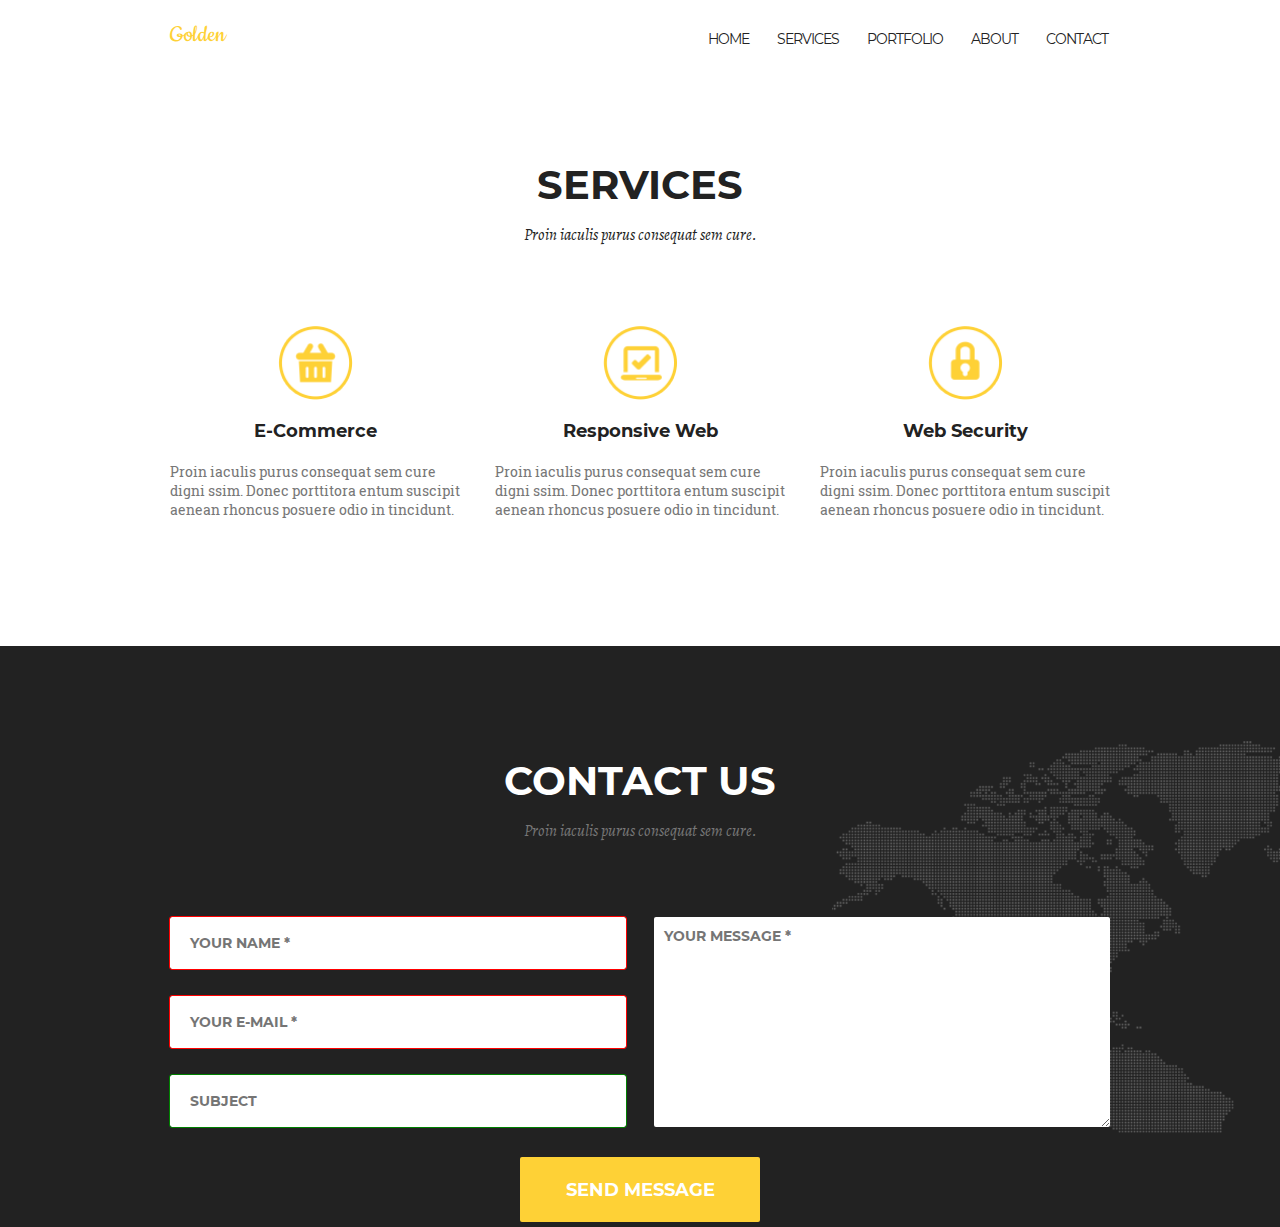
<file: html-css/module-7/index.html>
<!DOCTYPE html>
<html lang="en">
<head>
    <meta charset="UTF-8">
    <meta name="viewport" content="width=device-width, initial-scale=1.0">
    <meta http-equiv="X-UA-Compatible" content="ie=edge">
    <link rel="stylesheet" href="css/style.css">
    <link rel="stylesheet" href="css/fonts.css">
    <title>Document</title>
</head>
<body>
    <header>
        <div class="logo"><a href="" class="logo_link">Golden</a></div>
        <nav>
            <ul class="menu">
                <li class="menu__item"><a href="" class="menu_link">HOME</a></li>
                <li class="menu__item"><a href="" class="menu_link">SERVICES</a></li>
                <li class="menu__item"><a href="" class="menu_link">PORTFOLIO</a></li>
                <li class="menu__item"><a href="" class="menu_link">ABOUT</a></li>
                <li class="menu__item"><a href="" class="menu_link">CONTACT</a></li>
            </ul>
        </nav>
    </header>
    <main>
        <section class="services">
            <div class="section_title">
                <h2>SERVICES<span>Proin iaculis purus consequat sem cure.</span></h2>
            </div>
            <div class="services_row">
                <div class="services_cont">
                    <img class="services_img" src="img/basket.png" alt="">
                    <p class="services_name">E-Commerce</p>
                    <p class="services_descr">Proin iaculis purus consequat sem cure 
                            digni ssim. Donec porttitora entum suscipit 
                            aenean rhoncus posuere odio in tincidunt.</p>
                </div>
                <div class="services_cont">
                        <img class="services_img" src="img/laptop.png" alt="">
                        <p class="services_name">Responsive Web</p>
                        <p class="services_descr">Proin iaculis purus consequat sem cure 
                                digni ssim. Donec porttitora entum suscipit 
                                aenean rhoncus posuere odio in tincidunt.</p>
                </div>
                <div class="services_cont">
                    <img class="services_img" src="img/Locked.png" alt="">
                    <p class="services_name">Web Security</p>
                    <p class="services_descr">Proin iaculis purus consequat sem cure 
                                digni ssim. Donec porttitora entum suscipit 
                                aenean rhoncus posuere odio in tincidunt.</p>
                </div>
            </div>
        </section>
        <section class="contact">
            <div class="section_title2">
                <h2>CONTACT US<span>Proin iaculis purus consequat sem cure.</span></h2>
            </div>
            <div class="form_wrapper">
                <form class="contact_form" action="#" method="GET">
                    <div class="cont-up">
                    <div class="left_part">
                        <input class="inp_form" type="text" id="name" name="name" placeholder="YOUR NAME *" required>
                        <input class="inp_form" type="email" id="email" name="email" placeholder="YOUR E-MAIL *" required>
                        <input class="inp_form" type="text" id="subject" name="subject" placeholder="SUBJECT">
                    </div>
                        <textarea class="txt_clear" name ="message" placeholder="YOUR MESSAGE *" required></textarea>
                    </div>
                    <button class="submit_button" id="send">SEND MESSAGE</button>
                </form>
            </div>
        </section>
    </main>
</body>
</file>
<file: html-css/module-3/css/style.css>
@import url('https://fonts.googleapis.com/css?family=Playfair+Display|Ubuntu');
* {
    margin: 0;
    padding: 0;
    font-family: 'Playfair Display', serif;
    color: #626262;
    list-style: none;
}
header {
    width: 960px;
    height: 140px;
    margin: auto;
}

nav {
    padding-top: 77px;
}

.menu {
    width: 668px;
    height: 20px;
    margin: auto;
}

.menu__item {
    display: inline-block;
    margin: 0 45px;
}

.menu_link{
    text-decoration: none;
    font-size: 14px;
}

.menu_link:hover{
    text-shadow: 0px 4px 10px rgba(150, 150, 150, 1);
}

main{
    width: 960px;
    height: 100%;
    margin: auto;
}
.article__box{
    width: 420px;
    height: 485px;
    padding: 55px 28px 55px 28px;
    display: inline-block;
}

.pic__item{
    display: inline-block;
    width: 420px;
    height: 280px;
    margin-bottom: 25px;
}

h2{
    font-size: 28px;
    margin-bottom: 30px;
}
p {
    font-size: 14px;
}
.pic__ref{
    font-size: 14px;
    margin-bottom: 25px;
    font-family: 'Ubuntu', sans-serif;
    font-weight: lighter;
    color: #c8c3b8;
}
.load{
    display: block;
    width: 165px;
    height: 60px;
    border: 1px solid #626262;
    font-size: 20px;
    margin: 55px auto;
}
</file>
<file: html-css/module-4/css/style.css>
@import url('https://fonts.googleapis.com/css?family=Open+Sans:300,400,600,700|Roboto:300,900');
* {
    margin: 0;
    padding: 0;
    list-style: none;
    text-decoration: none;
    box-sizing: border-box;
}
.wrapper {
    width: 1110px;
    height: 100%;
    margin: auto;
}

header{
    width: 1110px;
    height: 100px;
    vertical-align: middle;
}

header::after{
        content: "";
        display: table;
        clear: both;
}

.logo {
    margin-top: 40px;
    float: left;
    width: 80px;
    height: 30px;
}
.logo_link{
    color: #555252;
    text-decoration: none;
    font-family: 'Roboto', sans-serif;
    font-size: 30px;

}
.logo::first-letter{
 color: #48c9b0;
 font-weight: bold;
}


nav{
    margin-top: 43px;
    width: 530px;
    height: 30px;
    float: right;
}
.menu__item{
    display: inline-block;
    padding: 0 15px;
}

.menu_link{
    font-family: 'Open Sans', sans-serif;
    font-weight: bold;
    font-size: 14px;
    letter-spacing: -1px;
    color: #0f0101;
}

.menu_link:hover{
    color: #48c9b0;
}

.p_container{
    width: 500px;
    height: 100px;
    margin: auto;
    margin-bottom: 75px;
}

.section_name{
    margin: auto;
    height: 57px;
    font-family: 'Roboto', sans-serif;
    margin-bottom: 30px;
    font-weight: 900;
    font-size: 48px;
    color: #515151;
}

.news{
    width: 319px;
}

main{
    margin-top: 50px;
}

.section_name:after{
    display: block;
    margin: auto;
    content: " ";
    width: 160px;
    height: 7px;
    margin-top: 30px;
    background-color: #48c9b0
}

.products{
    margin: auto;
    width: 1110px;
    height: 100%;
}

.products__item{
    width: 23%;
    height: 322px;
    float: left;
    background-color: #e9f0fd;
    margin: 10px;
}
.products::after{
    content: "";
    display: table;
    clear: both;
}

.img_click{
    /* display: block; */
    width: 256px;
    height: 281px;
}

.img_click:hover .p_name{
    background-color: #1abc9c;
}

.img_click:hover .p_price{
    background-color: #7fd9c7;
}

.img_container{
    width: 256px;
    height: 281px;
    text-align: center;
    display: inline-block;
    line-height: 281px;
    vertical-align: middle;
}
.product_img{
    max-width: 100%;
    height: auto;
    display: inline-block;
    line-height: 281px;
    vertical-align: middle;
}

.bottom_line{
    width: 256px;
    height: 40px;
}


.p_name{
    display: inline-block;
    width: 200px;
    padding-left: 10px;
    float: left;
    height: 40px;
    background-color: #323232;
    line-height: 40px;
    vertical-align: middle;
    font-family: 'Roboto', sans-serif;
    font-weight: 900;
    letter-spacing: 1px;
    font-size: 18px;
    color: #ffffff;
}

.p_price{
    display: inline-block;
    padding-left: 10px;
    width: 55px;
    height: 40px;
    background-color:  #8c8c8c;
    line-height: 40px;
    vertical-align: middle;
    font-family: 'Roboto', sans-serif;
    font-weight: 900;
    letter-spacing: 1px;
    font-size: 18px;
    color: #ffffff
}

.products__price{
    display: inline-block;
    width: 56px;
    height: 40px;
    background-color:  #8c8c8c;
}

.news_section{
    margin: auto;
    width: 1110px;
    height: 100%;
    margin-top: 100px;
}

.news__item{
    float: left;
    width: 31%;
    height: 495px;
    margin: 1%;
}

.news__item::after{ 
    content: "";
    display: table;
    clear: both;
}

.img_news{
    width: 350px;
    height: 260px;
}
.img_title{
    font-family: 'Open Sans', sans-serif;
    font-size: 18px;
    color: #555252;
    font-weight: 600;
}

.img_title:after{
    display: block;
    content: " ";
    width: 136px;
    height: 3px;
    margin-top: 15px;
    background-color: #48c9b0
}
.img_article{
    display: inline-block;
    height: 75px;
    overflow: hidden;
    font-family: 'Open Sans', sans-serif;
    font-size: 14px;
    line-height: 26px;
    color: #555252;
    margin-top: 30px;
}

.img_button{
    width: 160px;
    height: 50px;
    margin: 17px 0 17px 0;
    border: none;
    border-radius: 3px;
    background-color: #4ec6ab;
    font-family: 'Open Sans', sans-serif;
    font-size: 16px;
    font-weight: 300;
    color: #f6fbfa;
}
</file>
<file: html-css/module-5/css/style.css>
@import url('https://fonts.googleapis.com/css?family=Open+Sans:300,400,600,700|Roboto:300,900');
* {
    margin: 0;
    padding: 0;
    list-style: none;
    text-decoration: none;
    box-sizing: border-box;
}

header{
    width: 1110px;
    height: 90px;
    margin: auto;
    line-height: 90px;
    vertical-align: middle;
}

header::after{
        content: "";
        display: table;
        clear: both;
}

.logo {
    float: left;
    width: 81px;
    height: 90px;
}

.logo_link{
    color: #555252;
    width: 81px;
    height: 36px;
    text-decoration: none;
    font-family: 'Roboto', sans-serif;
    font-size: 30px;

}
.logo::first-letter{
 color: #48c9b0;
 font-weight: bold;
}


nav{
    width: 530px;
    height: 90px;
    float: right;
}

.menu{
    float: right;
}
.menu__item{
    display: inline-block;
    padding: 0 0 0 30px;
}

.menu_link{
    font-family: 'Open Sans', sans-serif;
    font-weight: bold;
    font-size: 14px;
    letter-spacing: -1px;
    color: #0f0101;
}

.menu_link:hover{
    color: #48c9b0;
}

.slider{
    width: 100%;
    height: 602px;
    margin: auto;
    background-image: url("../img/slide4.jpg");
    background-size: cover;
    color: #ffffff;
    font-family: 'Roboto', sans-serif;
}

.sl_center{
    width: 1120px;
    height: 150px;
    margin: auto;
    padding-top: 210px;
    position: relative;
}

.sl_title{
    display: inline-block;
    width: 770px;
    margin-left: 160px;
}

.slider h2{
    width: 770px;
    height: 70px;
    margin-bottom: 20px;
    font-size: 60px;
    font-weight: 900;
}

.slider h3{
    width: 770px;
    height: 30px;
    font-size: 24px;
    font-weight: 300;
}

.sl_button{
    display: inline-block;
    width: 104px;
    height: 104px;
    border: none;
    background-color: #48c9b0;
    opacity: 0.65;
    color: #ffffff;
    font-size: 100px;
    position: absolute;
}
.b_left{
    left: 0px;
    top: 230px;
}

.b_right{
    right: 0px;
    top: 230px;
}

.sl_button:hover{
    opacity: 1;
}
main{
    width: 100%;
    height: 100%;
    background-color: #e9f0fd;
    padding-bottom: 80px;
}

.products{
    width: 1110px;
    height: 100%;
    margin: auto;
    padding-top: 100px;
}

.p_container{
    width: 385px;
    height: 100px;
    margin: auto;
}

.section_name{
    height: 57px;
    width: 400px;
    font-family: 'Roboto', sans-serif;
    letter-spacing: -1px;
    font-weight: 900;
    font-size: 48px;
    color: #515151;
}

.section_name:after{
    display: block;
    margin: auto;
    content: " ";
    width: 164px;
    height: 7px;
    margin-top: 30px;
    background-color: #48c9b0
}

.pr_items{
    width: 1110px;
    height: 333px;
    margin-top: 100px;
}

.products__item{
    width: 23%;
    height: 323px;
    float: left;
    background-color: #ffffff;
    margin: 11px;
}
.products::after{
    content: "";
    display: table;
    clear: both;
}

.img_click{
    width: 255px;
    height: 281px;
}

.img_click:hover .p_name{
    background-color: #1abc9c;
}

.img_click:hover .item_hover{
    display: block;
}

.img_click:hover .p_price{
    background-color: #7fd9c7;
}
.img_container{
    position: relative;
    width: 255px;
    height: 281px;
    background-position-x: center;
}

.img_1{
    background-image: url(../img/category-2.jpg);
}

.img_2{
    background-image: url(../img/category-1.jpg);
}

.img_3{
    background-image: url(../img/category-4.jpg);
}

.img_4{
    background-image: url(../img/category-3.jpg);
}

.bottom_line{
    width: 255px;
    height: 40px;
}
.p_name{
    display: inline-block;
    width: 200px;
    padding-left: 10px;
    float: left;
    height: 40px;
    background-color: #323232;
    line-height: 40px;
    vertical-align: middle;
    font-family: 'Roboto', sans-serif;
    font-weight: 900;
    letter-spacing: 1px;
    font-size: 18px;
    color: #ffffff;
}

.p_price{
    display: inline-block;
    padding-left: 10px;
    width: 55px;
    height: 40px;
    background-color:  #8c8c8c;
    line-height: 40px;
    vertical-align: middle;
    font-family: 'Roboto', sans-serif;
    font-weight: 900;
    letter-spacing: 1px;
    font-size: 18px;
    color: #ffffff
}
.products__price{
    display: inline-block;
    width: 56px;
    height: 40px;
    background-color:  #8c8c8c;
}

.item_hover{
    display: none;
    position: absolute;
    width: 235px;
    height: 261px;
    background: rgba(0,0,0,0.5);
    left: 10px;
    top:10px;
}

.buttons_wrapper {
    width: 168px;
    height: 107px;
    margin: auto;
    padding-top: 79px;
}

.like{
    width: 50px;
    height: 50px;
    margin-right: 3.33px;
    background: inherit;
    border: 1px solid white;
    color: white;
    font-size: 30px;
}


.shuffle{
    width: 50px;
    height: 50px;
    margin-right: 3.33px;
    background: inherit;
    border: 1px solid white;
    color: white;
    font-size: 30px;
     }

.clock{
    width: 50px;
    height: 50px;
    margin-right: 3.33px;
    background: inherit;
    border: 1px solid white;
    color: white;
    font-size: 30px;
}
.cart{
    width: 166px;
    height: 50px;
    margin-top: 7px;
    background: inherit;
    border: 1px solid white;
    color: white;
    font-size: 30px;
}

.b_hover:hover{
    background-color: #1abc9c;
    border: none;
}

.text1{
    font-size: 30px;
}

.text2{
    font-size: 14px;
    font-family: 'Open Sans', sans-serif;
    line-height: 50px;
    vertical-align: middle;
}

footer{
    width: 100%;
    height: 88px;
    background-color: #323232;
    line-height: 88px;
    vertical-align: middle;
}

.f_wrapper{
    width: 405px;
    height: 20px;
    margin: auto;
}

.f_text{
    font-family: 'Open Sans', sans-serif;
    font-size: 16px;
    display: inline-block;
    color: #d5d5d5;
}

.sign1::after{
    content:"\00a9";
    margin: 0 0px 0 2px;
}

.sign2::after{
    content: "|"
}

.sign4{
    color: #3e9182;
}
</file>
<file: html-css/module-5/pe-icon-7-stroke/css/pe-icon-7-stroke.css>
@font-face {
	font-family: 'Pe-icon-7-stroke';
	src:url('../fonts/Pe-icon-7-stroke.eot?d7yf1v');
	src:url('../fonts/Pe-icon-7-stroke.eot?#iefixd7yf1v') format('embedded-opentype'),
		url('../fonts/Pe-icon-7-stroke.woff?d7yf1v') format('woff'),
		url('../fonts/Pe-icon-7-stroke.ttf?d7yf1v') format('truetype'),
		url('../fonts/Pe-icon-7-stroke.svg?d7yf1v#Pe-icon-7-stroke') format('svg');
	font-weight: normal;
	font-style: normal;
}

[class^="pe-7s-"], [class*=" pe-7s-"] {
	display: inline-block;
	font-family: 'Pe-icon-7-stroke';
	speak: none;
	font-style: normal;
	font-weight: normal;
	font-variant: normal;
	text-transform: none;
	line-height: 1;

	/* Better Font Rendering =========== */
	-webkit-font-smoothing: antialiased;
	-moz-osx-font-smoothing: grayscale;
}

.pe-7s-album:before {
	content: "\e6aa";
}
.pe-7s-arc:before {
	content: "\e6ab";
}
.pe-7s-back-2:before {
	content: "\e6ac";
}
.pe-7s-bandaid:before {
	content: "\e6ad";
}
.pe-7s-car:before {
	content: "\e6ae";
}
.pe-7s-diamond:before {
	content: "\e6af";
}
.pe-7s-door-lock:before {
	content: "\e6b0";
}
.pe-7s-eyedropper:before {
	content: "\e6b1";
}
.pe-7s-female:before {
	content: "\e6b2";
}
.pe-7s-gym:before {
	content: "\e6b3";
}
.pe-7s-hammer:before {
	content: "\e6b4";
}
.pe-7s-headphones:before {
	content: "\e6b5";
}
.pe-7s-helm:before {
	content: "\e6b6";
}
.pe-7s-hourglass:before {
	content: "\e6b7";
}
.pe-7s-leaf:before {
	content: "\e6b8";
}
.pe-7s-magic-wand:before {
	content: "\e6b9";
}
.pe-7s-male:before {
	content: "\e6ba";
}
.pe-7s-map-2:before {
	content: "\e6bb";
}
.pe-7s-next-2:before {
	content: "\e6bc";
}
.pe-7s-paint-bucket:before {
	content: "\e6bd";
}
.pe-7s-pendrive:before {
	content: "\e6be";
}
.pe-7s-photo:before {
	content: "\e6bf";
}
.pe-7s-piggy:before {
	content: "\e6c0";
}
.pe-7s-plugin:before {
	content: "\e6c1";
}
.pe-7s-refresh-2:before {
	content: "\e6c2";
}
.pe-7s-rocket:before {
	content: "\e6c3";
}
.pe-7s-settings:before {
	content: "\e6c4";
}
.pe-7s-shield:before {
	content: "\e6c5";
}
.pe-7s-smile:before {
	content: "\e6c6";
}
.pe-7s-usb:before {
	content: "\e6c7";
}
.pe-7s-vector:before {
	content: "\e6c8";
}
.pe-7s-wine:before {
	content: "\e6c9";
}
.pe-7s-cloud-upload:before {
	content: "\e68a";
}
.pe-7s-cash:before {
	content: "\e68c";
}
.pe-7s-close:before {
	content: "\e680";
}
.pe-7s-bluetooth:before {
	content: "\e68d";
}
.pe-7s-cloud-download:before {
	content: "\e68b";
}
.pe-7s-way:before {
	content: "\e68e";
}
.pe-7s-close-circle:before {
	content: "\e681";
}
.pe-7s-id:before {
	content: "\e68f";
}
.pe-7s-angle-up:before {
	content: "\e682";
}
.pe-7s-wristwatch:before {
	content: "\e690";
}
.pe-7s-angle-up-circle:before {
	content: "\e683";
}
.pe-7s-world:before {
	content: "\e691";
}
.pe-7s-angle-right:before {
	content: "\e684";
}
.pe-7s-volume:before {
	content: "\e692";
}
.pe-7s-angle-right-circle:before {
	content: "\e685";
}
.pe-7s-users:before {
	content: "\e693";
}
.pe-7s-angle-left:before {
	content: "\e686";
}
.pe-7s-user-female:before {
	content: "\e694";
}
.pe-7s-angle-left-circle:before {
	content: "\e687";
}
.pe-7s-up-arrow:before {
	content: "\e695";
}
.pe-7s-angle-down:before {
	content: "\e688";
}
.pe-7s-switch:before {
	content: "\e696";
}
.pe-7s-angle-down-circle:before {
	content: "\e689";
}
.pe-7s-scissors:before {
	content: "\e697";
}
.pe-7s-wallet:before {
	content: "\e600";
}
.pe-7s-safe:before {
	content: "\e698";
}
.pe-7s-volume2:before {
	content: "\e601";
}
.pe-7s-volume1:before {
	content: "\e602";
}
.pe-7s-voicemail:before {
	content: "\e603";
}
.pe-7s-video:before {
	content: "\e604";
}
.pe-7s-user:before {
	content: "\e605";
}
.pe-7s-upload:before {
	content: "\e606";
}
.pe-7s-unlock:before {
	content: "\e607";
}
.pe-7s-umbrella:before {
	content: "\e608";
}
.pe-7s-trash:before {
	content: "\e609";
}
.pe-7s-tools:before {
	content: "\e60a";
}
.pe-7s-timer:before {
	content: "\e60b";
}
.pe-7s-ticket:before {
	content: "\e60c";
}
.pe-7s-target:before {
	content: "\e60d";
}
.pe-7s-sun:before {
	content: "\e60e";
}
.pe-7s-study:before {
	content: "\e60f";
}
.pe-7s-stopwatch:before {
	content: "\e610";
}
.pe-7s-star:before {
	content: "\e611";
}
.pe-7s-speaker:before {
	content: "\e612";
}
.pe-7s-signal:before {
	content: "\e613";
}
.pe-7s-shuffle:before {
	content: "\e614";
}
.pe-7s-shopbag:before {
	content: "\e615";
}
.pe-7s-share:before {
	content: "\e616";
}
.pe-7s-server:before {
	content: "\e617";
}
.pe-7s-search:before {
	content: "\e618";
}
.pe-7s-film:before {
	content: "\e6a5";
}
.pe-7s-science:before {
	content: "\e619";
}
.pe-7s-disk:before {
	content: "\e6a6";
}
.pe-7s-ribbon:before {
	content: "\e61a";
}
.pe-7s-repeat:before {
	content: "\e61b";
}
.pe-7s-refresh:before {
	content: "\e61c";
}
.pe-7s-add-user:before {
	content: "\e6a9";
}
.pe-7s-refresh-cloud:before {
	content: "\e61d";
}
.pe-7s-paperclip:before {
	content: "\e69c";
}
.pe-7s-radio:before {
	content: "\e61e";
}
.pe-7s-note2:before {
	content: "\e69d";
}
.pe-7s-print:before {
	content: "\e61f";
}
.pe-7s-network:before {
	content: "\e69e";
}
.pe-7s-prev:before {
	content: "\e620";
}
.pe-7s-mute:before {
	content: "\e69f";
}
.pe-7s-power:before {
	content: "\e621";
}
.pe-7s-medal:before {
	content: "\e6a0";
}
.pe-7s-portfolio:before {
	content: "\e622";
}
.pe-7s-like2:before {
	content: "\e6a1";
}
.pe-7s-plus:before {
	content: "\e623";
}
.pe-7s-left-arrow:before {
	content: "\e6a2";
}
.pe-7s-play:before {
	content: "\e624";
}
.pe-7s-key:before {
	content: "\e6a3";
}
.pe-7s-plane:before {
	content: "\e625";
}
.pe-7s-joy:before {
	content: "\e6a4";
}
.pe-7s-photo-gallery:before {
	content: "\e626";
}
.pe-7s-pin:before {
	content: "\e69b";
}
.pe-7s-phone:before {
	content: "\e627";
}
.pe-7s-plug:before {
	content: "\e69a";
}
.pe-7s-pen:before {
	content: "\e628";
}
.pe-7s-right-arrow:before {
	content: "\e699";
}
.pe-7s-paper-plane:before {
	content: "\e629";
}
.pe-7s-delete-user:before {
	content: "\e6a7";
}
.pe-7s-paint:before {
	content: "\e62a";
}
.pe-7s-bottom-arrow:before {
	content: "\e6a8";
}
.pe-7s-notebook:before {
	content: "\e62b";
}
.pe-7s-note:before {
	content: "\e62c";
}
.pe-7s-next:before {
	content: "\e62d";
}
.pe-7s-news-paper:before {
	content: "\e62e";
}
.pe-7s-musiclist:before {
	content: "\e62f";
}
.pe-7s-music:before {
	content: "\e630";
}
.pe-7s-mouse:before {
	content: "\e631";
}
.pe-7s-more:before {
	content: "\e632";
}
.pe-7s-moon:before {
	content: "\e633";
}
.pe-7s-monitor:before {
	content: "\e634";
}
.pe-7s-micro:before {
	content: "\e635";
}
.pe-7s-menu:before {
	content: "\e636";
}
.pe-7s-map:before {
	content: "\e637";
}
.pe-7s-map-marker:before {
	content: "\e638";
}
.pe-7s-mail:before {
	content: "\e639";
}
.pe-7s-mail-open:before {
	content: "\e63a";
}
.pe-7s-mail-open-file:before {
	content: "\e63b";
}
.pe-7s-magnet:before {
	content: "\e63c";
}
.pe-7s-loop:before {
	content: "\e63d";
}
.pe-7s-look:before {
	content: "\e63e";
}
.pe-7s-lock:before {
	content: "\e63f";
}
.pe-7s-lintern:before {
	content: "\e640";
}
.pe-7s-link:before {
	content: "\e641";
}
.pe-7s-like:before {
	content: "\e642";
}
.pe-7s-light:before {
	content: "\e643";
}
.pe-7s-less:before {
	content: "\e644";
}
.pe-7s-keypad:before {
	content: "\e645";
}
.pe-7s-junk:before {
	content: "\e646";
}
.pe-7s-info:before {
	content: "\e647";
}
.pe-7s-home:before {
	content: "\e648";
}
.pe-7s-help2:before {
	content: "\e649";
}
.pe-7s-help1:before {
	content: "\e64a";
}
.pe-7s-graph3:before {
	content: "\e64b";
}
.pe-7s-graph2:before {
	content: "\e64c";
}
.pe-7s-graph1:before {
	content: "\e64d";
}
.pe-7s-graph:before {
	content: "\e64e";
}
.pe-7s-global:before {
	content: "\e64f";
}
.pe-7s-gleam:before {
	content: "\e650";
}
.pe-7s-glasses:before {
	content: "\e651";
}
.pe-7s-gift:before {
	content: "\e652";
}
.pe-7s-folder:before {
	content: "\e653";
}
.pe-7s-flag:before {
	content: "\e654";
}
.pe-7s-filter:before {
	content: "\e655";
}
.pe-7s-file:before {
	content: "\e656";
}
.pe-7s-expand1:before {
	content: "\e657";
}
.pe-7s-exapnd2:before {
	content: "\e658";
}
.pe-7s-edit:before {
	content: "\e659";
}
.pe-7s-drop:before {
	content: "\e65a";
}
.pe-7s-drawer:before {
	content: "\e65b";
}
.pe-7s-download:before {
	content: "\e65c";
}
.pe-7s-display2:before {
	content: "\e65d";
}
.pe-7s-display1:before {
	content: "\e65e";
}
.pe-7s-diskette:before {
	content: "\e65f";
}
.pe-7s-date:before {
	content: "\e660";
}
.pe-7s-cup:before {
	content: "\e661";
}
.pe-7s-culture:before {
	content: "\e662";
}
.pe-7s-crop:before {
	content: "\e663";
}
.pe-7s-credit:before {
	content: "\e664";
}
.pe-7s-copy-file:before {
	content: "\e665";
}
.pe-7s-config:before {
	content: "\e666";
}
.pe-7s-compass:before {
	content: "\e667";
}
.pe-7s-comment:before {
	content: "\e668";
}
.pe-7s-coffee:before {
	content: "\e669";
}
.pe-7s-cloud:before {
	content: "\e66a";
}
.pe-7s-clock:before {
	content: "\e66b";
}
.pe-7s-check:before {
	content: "\e66c";
}
.pe-7s-chat:before {
	content: "\e66d";
}
.pe-7s-cart:before {
	content: "\e66e";
}
.pe-7s-camera:before {
	content: "\e66f";
}
.pe-7s-call:before {
	content: "\e670";
}
.pe-7s-calculator:before {
	content: "\e671";
}
.pe-7s-browser:before {
	content: "\e672";
}
.pe-7s-box2:before {
	content: "\e673";
}
.pe-7s-box1:before {
	content: "\e674";
}
.pe-7s-bookmarks:before {
	content: "\e675";
}
.pe-7s-bicycle:before {
	content: "\e676";
}
.pe-7s-bell:before {
	content: "\e677";
}
.pe-7s-battery:before {
	content: "\e678";
}
.pe-7s-ball:before {
	content: "\e679";
}
.pe-7s-back:before {
	content: "\e67a";
}
.pe-7s-attention:before {
	content: "\e67b";
}
.pe-7s-anchor:before {
	content: "\e67c";
}
.pe-7s-albums:before {
	content: "\e67d";
}
.pe-7s-alarm:before {
	content: "\e67e";
}
.pe-7s-airplay:before {
	content: "\e67f";
}
</file>
<file: html-css/module-6/css/style.css>
@import url('https://fonts.googleapis.com/css?family=Kaushan+Script|Montserrat:400,700|Roboto:300i,400');
* {
    margin: 0;
    padding: 0;
    list-style: none;
    text-decoration: none;
}

header{
    max-width: 1200px;
    height: 80px;
    margin: auto;
    display: flex;
    flex-direction: row;
    justify-content: space-between;
    align-items: center;
}

.logo {
    width: 90px;
    height: 40px;

}

.logo_link{
    color: #95e1d3;
    width: 81px;
    height: 40px;
    text-decoration: none;
    font-family: 'Montserrat', sans-serif;
    font-size: 30px;

}

nav{
    display: flex;
    width: 470px;
    height: 40px;
    align-items: center;
}

.menu{
    display: flex;
    flex-direction: row;
    width: 470px;
    height: 20px;
}
.menu__item{
    margin: 0 0 0 28px;
}

.menu_link{
    font-family: 'Montserrat', sans-serif;
    font-size: 14px;
    letter-spacing: -1px;
    color: #95e1d3;
}

.menu_link::after{
    display: block;
    content: "";
    height: 3px;
    width: 0%;
    background-color: #f38181;
    transition: width .2s linear;
}

.menu_link:hover:after{
    width: 100%;
}
main{
    width: 1200px;
    height: 100%;
    margin: auto;
}

.section_title{
    height: 120px;
    margin: auto;
    color: #333333;
}

.title1{
    width: 400px;
    margin-top: 100px;

}

.section_title::after{
    content: "";
    display: block;
    margin: auto;
    width: 60px;
    height: 3px;
    background-color: #f38181;
}

.section_title h2:first-child{
    width: 315px;
    text-align: center;
    margin: auto;
    font-family: 'Kaushan Script', cursive;
    font-size: 24px;
}

.section_title h2:last-child{
    width: 400px;
    margin: auto;
    text-align: center;
    font-family: 'Montserrat', sans-serif;
    margin-bottom: 35px;
    font-size: 30px;
    font-weight: 700;
}

.section_services{
    max-width: 1200px;   
    height: 250px;
    margin: auto;
    padding-top: 60px;
    padding-left: 60px;
    display: flex;
    flex-flow: row wrap;
    justify-content: space-between;
}

.services{
    width: 286px;
    height: 80px;
    position: relative;
}

.services h4{
    font-family: 'Montserrat', sans-serif;
    font-size: 14px;
    color: #333333;
    margin-bottom: 15px;
}

.services span{
    font-family: 'Roboto', sans-serif;
    font-size: 15px;
    color: #999999;
}

.alarm::before{
    content: url(../img/ALARM.png);
    width: 35px;
    height: 35px;
    position: absolute;
    left: -60px;
    top: 2px;
}

.graph::before{
    content: url(../img/GRAPH.png);
    width: 35px;
    height: 35px;
    position: absolute;
    left: -60px;
    top: 2px;
}

.comp::before{
    content: url(../img/comp.png);
    width: 35px;
    height: 35px;
    position: absolute;
    left: -60px;
    top: 2px;

}

.book::before{
    content: url(../img/BOOK.png);
    width: 35px;
    height: 35px;
    position: absolute;
    left: -60px;
    top: 2px;
}

.home::before{
    content: url(../img/HOME.png);
    width: 35px;
    height: 35px;
    position: absolute;
    left: -60px;
    top: 2px;
}

.image::before{
    content: url(../img/IMAGE.png);
    width: 35px;
    height: 35px;
    position: absolute;
    left: -60px;
    top: 2px;
}

.title2{
    width: 400px;
    margin: auto;
    margin-top: 60px;  
}

.p_team{
    width: 955px;
    height: 45px;
    margin: auto;
    font-family: 'Roboto', sans-serif;
    font-size: 15px;
    color: #999999;
    text-align: center;
    line-height: 24px;
}

.team{
    width: 1200px;
    height: 550px;
    margin: auto;
    padding-top: 80px;
    display: flex;
    flex-direction: row; 
    justify-content: space-between;
}

.team_item{
    width: 380px;
    height: 550px;
    position: relative;
    -webkit-transition: all 0.2s linear;
    -moz-transition: all 0.2s linear;
    -o-transition: all 0.2s linear;
    transition: all 0.2s linear;
}

img{
    display: block;
    position: absolute;
    width: 380px;
    height: 470px;
}

.team_image{
    width: 380px;
    height: 470px;
    position: relative;
    -webkit-transition: all 0.2s linear;
    -moz-transition: all 0.2s linear;
    -o-transition: all 0.2s linear;
    transition: all 0.2s linear;
}

.team_image:hover{
    transform: translate(-10px,-10px); 
}

.hover{
    display: none;
    width: 380px;
    height: 470px;
    position: absolute;
    -webkit-transition: all 200ms linear;
    -moz-transition: all 200ms linear;
    -o-transition: all 200ms linear;
    transition: all 200ms linear;

}
.team_image:hover .hover{
    position: absolute;
    display: block;
    -webkit-box-shadow: 10px 10px 0px 0px rgba(149,225,211,1);
    -moz-box-shadow: 10px 10px 0px 0px rgba(149,225,211,1);
    box-shadow: 10px 10px 0px 0px rgba(149,225,211,1);
    background: linear-gradient(to top, rgba(252, 227, 138, 0.9) 0%, rgba(243, 129, 129, 0.9) 100%);
}


.buttons{
    width: 227px;
    height: 56px;
    margin: auto;
    margin-top: 207px;
    display: flex;
    flex-direction: row;
    justify-content: space-between;
}

.but{
    width: 56px;
    height: 56px;
    background: #fce38a;
    border: none;
    transition: all 200ms linear;
}


 .facebook {
    background-image: url(../img/facebook.png);
    background-repeat: no-repeat;
    background-position-x: 23px;
    background-position-y: 15px; 
} 

.facebook:hover{
    background: #f38181;
    background-image: url(../img/facebook_hover.png);
    background-repeat: no-repeat;
    background-position-x: 23px;
    background-position-y: 15px;
}


.twitter{
    background-image: url(../img/twitter.png);
    background-repeat: no-repeat;
    background-position-x: 16px;
    background-position-y: 18px;
}

.twitter:hover{
    background: #f38181;
    background-image: url(../img/twitter_hover.png);
    background-repeat: no-repeat;
    background-position-x: 16px;
    background-position-y: 18px;
}

.pinterest{
    background-image: url(../img/pinterest.png);
    background-repeat: no-repeat;
    background-position-x: 18px;
    background-position-y: 15px;
}
.pinterest:hover{
    background: #f38181;
    background-image: url(../img/pinterest_hover.png);
    background-repeat: no-repeat;
    background-position-x: 18px;
    background-position-y: 15px;
}

.instagram{
    background-image: url(../img/instagram.png);
    background-repeat: no-repeat;
    background-position-x: 15px;
    background-position-y: 15px;
}

.instagram:hover{
    background: #f38181;
    background-image: url(../img/instagram_hover.png);
    background-repeat: no-repeat;
    background-position-x: 15px;
    background-position-y: 15px;
}

.titles{
    width: 168px;
    margin: auto;

    padding-top: 20px;
    text-align: center
}

.team_name{
    display: block;
    margin: auto;
    letter-spacing: -1px;
    font-family: 'Montserrat', sans-serif;
    font-size: 14px;
    color: #333333;
}

.team_position{
    display: block;
    margin: auto;
    padding-top: 10px;
    font-family: 'Roboto', sans-serif;
    font-weight: 300;
    font-size: 15px;
    color: #999999;
}
footer{
    height: 65px;
    width: 1200px;
    margin: auto;
    margin-top: 70px;
    display: flex;
    justify-content: space-between;
    border-top: 1px solid #e5e5e5;
}

.company{
    height: 65px;
    width: 300px;
}

.company_auth::before{
    content:"\00a9"; 
    margin-right: 2px;
    font-family: 'Montserrat', sans-serif;
    font-size: 14px;
    color: #333333;
}
.company_auth{
    font-family: 'Montserrat', sans-serif;
    font-size: 14px;
    color: #333333;
    vertical-align: middle;
    line-height: 65px;
}

.company_auth a{
    color: #f38181;
}

.subscription{
    height: 65px;
    width: 382px;
}

.subs_form{
    width: 230px;
    height: 38.75px;
    border: 1px solid #e5e5e5;
    margin-right: -4px;
    margin-top: 12.5px;
}

input{
    text-indent: 5px;
}

form button{
    width: 150px;
    height: 40px;
    background-color: #95e1d3;
    color: white;
    font-family: 'Montserrat', sans-serif;
    font-size: 14px;
    font-weight: 700;
    border: none;
    margin-top: 12.5px;
}
</file>
<file: html-css/module-7/css/style.css>
* {
    margin: 0;
    padding: 0;
    list-style: none;
    text-decoration: none;
    box-sizing: border-box;
}

header{
    max-width: 940px;
    height: 80px;
    margin: auto;
    display: flex;
    flex-direction: row;
    justify-content: space-between;
    align-items: center;
}

.logo {
    width: 90px;
    height: 40px;

}

.logo_link{
    color: #fed136;
    width: 81px;
    height: 40px;
    text-decoration: none;
    font-family: 'Cookie';
    font-size: 26px;

}


nav{
    display: flex;
    width: 430px;
    height: 40px;
    align-items: center;
}

.menu{
    display: flex;
    flex-direction: row;
    width: 470px;
    height: 20px;
}
.menu__item{
    margin: 0 0 0 28px;
}

.menu_link{
    font-family: 'Montserrat', sans-serif;
    font-size: 14px;
    letter-spacing: -1px;
    color: #222222;
}

.menu_link:hover{
    color: #fed136;
}

main{
    height: 100%;
    margin: auto;
}

.section_title{
    text-align: center;
    margin: auto;
    color: #333333;
    margin-top: 80px;
    margin-bottom: 80px;
}

.section_title h2{
    margin: auto;
    font-family: 'Montserrat', sans-serif;
    font-size: 40px;
    color: #222222;
}

.section_title h2 > span{
    display: block;
    margin: auto;
    font-family: 'Alegreya';
    font-style: italic;
    font-weight: 400;
    font-size: 16px;
    margin-top: 15px;
}

.services{
    width: 940px;
    margin: auto;
}

.services_row{
    width: 940px;
    height: 200px;
    display: flex;
    justify-content: space-between;
}

.services_cont{
    width: 290px;
    height: 200px;
}

.services_img{
    width: 75px;
    margin: auto;
    display: block;
    margin-bottom: 20px;
}
.services_name{
    width: 165px;
    margin: auto;
    font-family: 'Montserrat', sans-serif;
    font-weight: 700;
    font-size: 18px;
    text-align: center;
    color: #222222;
    margin-bottom: 20px;
}

.services_descr{
    width: 290px;
    margin: auto;
    font-family: 'Roboto Slab';
    font-style: normal;
    font-weight: 400;
    font-size: 14px;
    color: #777777;
}

.contact{
    width: 100%;
    height: 100%;
    margin-top: 120px;
    background-image: url(../img/Map.png);
    background-repeat: no-repeat;
    background-position: right;
    background-size: 35%;
    background-color: #222222;

}

.section_title2{
    width: 300px;
    text-align: center;
    margin: auto;
    text-align: center;
    padding-top: 110px;
}

.section_title2 h2{
    color: #ffffff;
    margin: auto;
    font-family: 'Montserrat', sans-serif;
    font-size: 40px;
}

.section_title2 h2 > span{
    display: block;
    color: #777777;
    font-family: 'Alegreya';
    font-style: italic;
    font-weight: 400;
    font-size: 16px;
    margin-top: 15px;
}

.form_wrapper{
    width: 940px;
    height: 310px;
    margin: auto;
    margin-top: 75px;
    
}
.contact_form{
    width: 940px;
    height: 310px;
    margin: auto;
}

.cont-up{
    width: 940px;
    height: 210px;
}

.contact_form input{
    display: block;
    border: none;
}

.inp_form{
    width: 456px;   
    height: 52px;
    margin-bottom: 27px;
    color: #bbbbbb;
    font-family: 'Montserrat', sans-serif;
    font-size: 14px;
    font-weight: 700;
    text-indent: 20px;
    border-radius: 2px;
}

.left_part{
    width: 456px;
    height: 210px;
    float: left;
}

.left_part::after{
    content: '';
    display: block;
    clear: both;
} 

.contact_form textarea{
    width: 456px;
    height: 210px;
    padding: 10px 0 0 10px;
    border: none;
    float: right;
    color: #bbbbbb;
    font-family: 'Montserrat', sans-serif;
    font-size: 14px;
    font-weight: 700;
    border-radius: 2px;
}

input:valid{
    outline: 1px solid green;
}
input:invalid{
    outline: 1px solid red;
}


.submit_button{
    width: 240px;
    height: 65px;
    margin: auto;
    border: none;
    background-color: #fed136; 
    font-family: 'Montserrat', sans-serif;
    font-size: 18px;
    font-weight: 700;
    color: #ffffff;
    border-radius: 2px;
    margin: 30px 0 0 350px;
}
</file>
<file: html-css/module-7/css/fonts.css>
/* cookie-regular - latin */
@font-face {
    font-family: 'Cookie';
    font-style: normal;
    font-weight: 400;
    src: url('../fonts/cookie-v8-latin-regular.eot'); /* IE9 Compat Modes */
    src: local('Cookie-Regular'),
         url('../fonts/cookie-v8-latin-regular.eot?#iefix') format('embedded-opentype'), /* IE6-IE8 */
         url('../fonts/cookie-v8-latin-regular.woff2') format('woff2'), /* Super Modern Browsers */
         url('../fonts/cookie-v8-latin-regular.woff') format('woff'), /* Modern Browsers */
         url('../fonts/cookie-v8-latin-regular.ttf') format('truetype'), /* Safari, Android, iOS */
         url('../fonts/cookie-v8-latin-regular.svg#Cookie') format('svg'); /* Legacy iOS */
  }

/* montserrat-regular - latin */
@font-face {
    font-family: 'Montserrat';
    font-style: normal;
    font-weight: 400;
    src: url('../fonts/montserrat-v12-latin-regular.eot'); /* IE9 Compat Modes */
    src: local('Montserrat Regular'), local('Montserrat-Regular'),
         url('../fonts/montserrat-v12-latin-regular.eot?#iefix') format('embedded-opentype'), /* IE6-IE8 */
         url('../fonts/montserrat-v12-latin-regular.woff2') format('woff2'), /* Super Modern Browsers */
         url('../fonts/montserrat-v12-latin-regular.woff') format('woff'), /* Modern Browsers */
         url('../fonts/montserrat-v12-latin-regular.ttf') format('truetype'), /* Safari, Android, iOS */
         url('../fonts/montserrat-v12-latin-regular.svg#Montserrat') format('svg'); /* Legacy iOS */
  }
  /* montserrat-700 - latin */
  @font-face {
    font-family: 'Montserrat';
    font-style: normal;
    font-weight: 700;
    src: url('../fonts/montserrat-v12-latin-700.eot'); /* IE9 Compat Modes */
    src: local('Montserrat Bold'), local('Montserrat-Bold'),
         url('../fonts/montserrat-v12-latin-700.eot?#iefix') format('embedded-opentype'), /* IE6-IE8 */
         url('../fonts/montserrat-v12-latin-700.woff2') format('woff2'), /* Super Modern Browsers */
         url('../fonts/montserrat-v12-latin-700.woff') format('woff'), /* Modern Browsers */
         url('../fonts/montserrat-v12-latin-700.ttf') format('truetype'), /* Safari, Android, iOS */
         url('../fonts/montserrat-v12-latin-700.svg#Montserrat') format('svg'); /* Legacy iOS */
  }
  /* alegreya-regular - latin */
@font-face {
    font-family: 'Alegreya';
    font-style: normal;
    font-weight: 400;
    src: url('../fonts/alegreya-v10-latin-regular.eot'); /* IE9 Compat Modes */
    src: local('Alegreya Regular'), local('Alegreya-Regular'),
         url('../fonts/alegreya-v10-latin-regular.eot?#iefix') format('embedded-opentype'), /* IE6-IE8 */
         url('../fonts/alegreya-v10-latin-regular.woff2') format('woff2'), /* Super Modern Browsers */
         url('../fonts/alegreya-v10-latin-regular.woff') format('woff'), /* Modern Browsers */
         url('../fonts/alegreya-v10-latin-regular.ttf') format('truetype'), /* Safari, Android, iOS */
         url('../fonts/alegreya-v10-latin-regular.svg#Alegreya') format('svg'); /* Legacy iOS */
  }
  /* alegreya-italic - latin */
  @font-face {
    font-family: 'Alegreya';
    font-style: italic;
    font-weight: 400;
    src: url('../fonts/alegreya-v10-latin-italic.eot'); /* IE9 Compat Modes */
    src: local('Alegreya Italic'), local('Alegreya-Italic'),
         url('../fonts/alegreya-v10-latin-italic.eot?#iefix') format('embedded-opentype'), /* IE6-IE8 */
         url('../fonts/alegreya-v10-latin-italic.woff2') format('woff2'), /* Super Modern Browsers */
         url('../fonts/alegreya-v10-latin-italic.woff') format('woff'), /* Modern Browsers */
         url('../fonts/alegreya-v10-latin-italic.ttf') format('truetype'), /* Safari, Android, iOS */
         url('../fonts/alegreya-v10-latin-italic.svg#Alegreya') format('svg'); /* Legacy iOS */
  }

  /* roboto-slab-regular - latin */
@font-face {
    font-family: 'Roboto Slab';
    font-style: normal;
    font-weight: 400;
    src: url('../fonts/roboto-slab-v7-latin-regular.eot'); /* IE9 Compat Modes */
    src: local('Roboto Slab Regular'), local('RobotoSlab-Regular'),
         url('../fonts/roboto-slab-v7-latin-regular.eot?#iefix') format('embedded-opentype'), /* IE6-IE8 */
         url('../fonts/roboto-slab-v7-latin-regular.woff2') format('woff2'), /* Super Modern Browsers */
         url('../fonts/roboto-slab-v7-latin-regular.woff') format('woff'), /* Modern Browsers */
         url('../fonts/roboto-slab-v7-latin-regular.ttf') format('truetype'), /* Safari, Android, iOS */
         url('../fonts/roboto-slab-v7-latin-regular.svg#RobotoSlab') format('svg'); /* Legacy iOS */
  }
</file>
